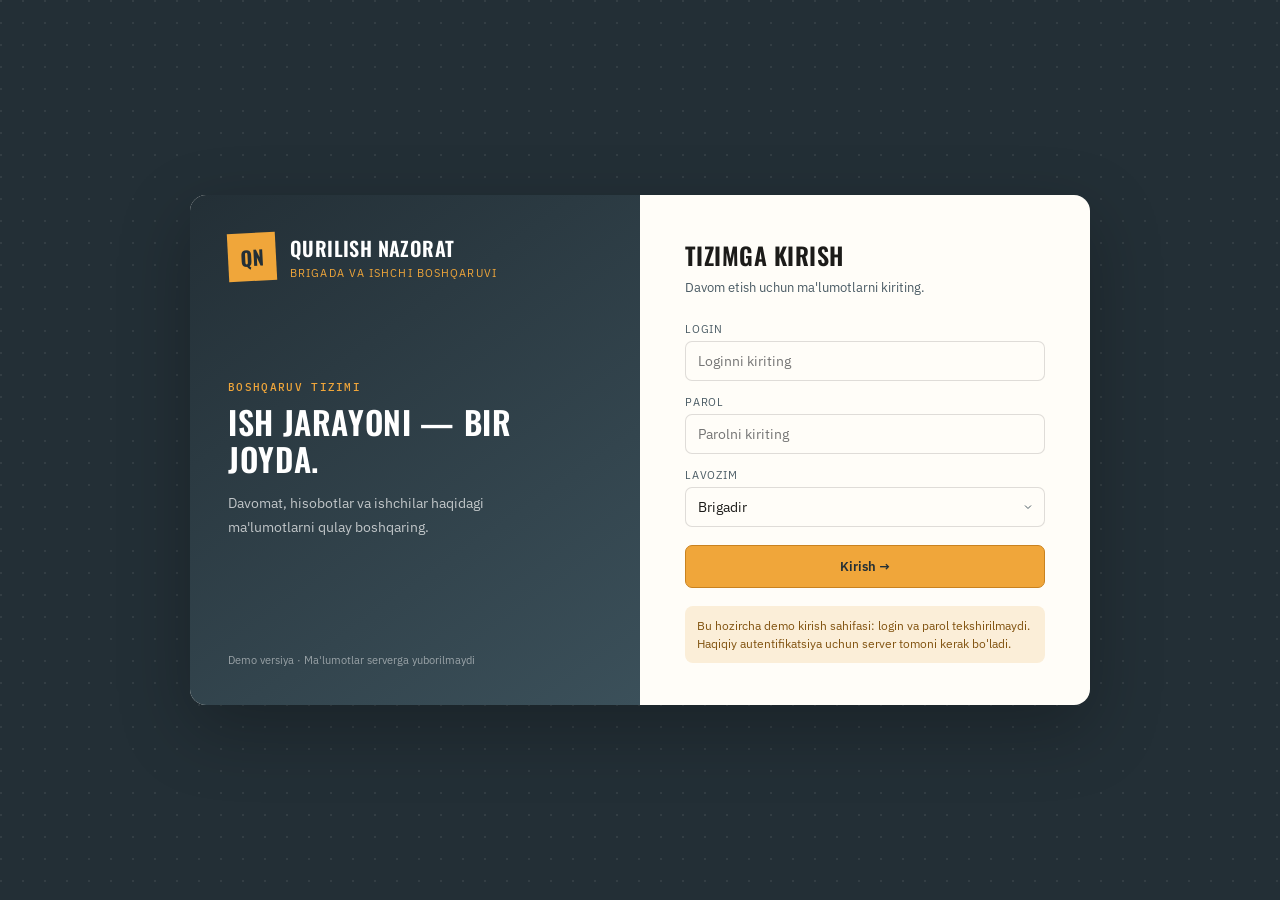
<file: index.html>
<!DOCTYPE html>
<html lang="uz">
<head>
  <meta charset="UTF-8">
  <meta name="viewport" content="width=device-width, initial-scale=1.0">
  <title>Tizimga kirish — Qurilish Nazorat</title>
  <link rel="preconnect" href="https://fonts.googleapis.com">
  <link href="https://fonts.googleapis.com/css2?family=Oswald:wght@500;600;700&family=IBM+Plex+Sans:wght@400;500;600&family=IBM+Plex+Mono:wght@400;500&display=swap" rel="stylesheet">
  <link rel="stylesheet" href="assets/style.css">
  <style>
    body{
      min-height:100vh;display:grid;place-items:center;padding:24px;
      background:var(--steel);
      background-image:radial-gradient(circle at 1px 1px,rgba(255,255,255,.07) 1px,transparent 0);
      background-size:22px 22px;
    }
    .login-layout{
      display:grid;grid-template-columns:1fr 1fr;width:min(900px,100%);min-height:510px;
      overflow:hidden;border-radius:16px;background:var(--card);box-shadow:0 24px 70px rgba(0,0,0,.25);
    }
    .login-intro{
      display:flex;flex-direction:column;justify-content:space-between;padding:38px;
      color:#fff;background:linear-gradient(145deg,var(--steel),#3b505a);
    }
    .login-brand{display:flex;align-items:center;gap:14px}
    .login-mark{
      display:grid;place-items:center;width:48px;height:48px;flex:none;
      color:var(--steel);background:var(--amber);font:700 20px Oswald,sans-serif;
      transform:rotate(-3deg);
    }
    .login-brand h1{font-size:20px}
    .login-brand p{margin:3px 0 0;color:var(--amber);font-size:11px;letter-spacing:.1em;text-transform:uppercase}
    .intro-copy{max-width:330px}
    .intro-copy .eyebrow{color:var(--amber);font:500 11px 'IBM Plex Mono',monospace;letter-spacing:.12em;text-transform:uppercase}
    .intro-copy h2{margin:10px 0;font-size:32px;line-height:1.15}
    .intro-copy p{color:rgba(255,255,255,.7);line-height:1.7}
    .intro-note{font-size:11px;color:rgba(255,255,255,.5)}
    .login-form-wrap{display:flex;align-items:center;padding:42px}
    .login-form{width:100%;max-width:360px;margin:auto}
    .login-form h2{font-size:24px;margin-bottom:6px}
    .login-form .lead{margin:0 0 26px;color:var(--steel-3);font-size:13px}
    .login-form .btn{width:100%;margin-top:4px;padding:12px}
    .demo-note{
      margin-top:18px;padding:11px 12px;border-radius:8px;
      background:#fbeed8;color:#80520f;font-size:11.5px;line-height:1.55;
    }
    @media(max-width:680px){
      body{padding:14px}
      .login-layout{grid-template-columns:1fr;min-height:auto}
      .login-intro{min-height:190px;padding:24px}
      .intro-copy{margin-top:28px}
      .intro-copy h2{font-size:24px}
      .intro-copy p,.intro-note{display:none}
      .login-form-wrap{padding:28px 22px}
    }
  </style>
</head>
<body>
  <main class="login-layout">
    <section class="login-intro" aria-label="Loyiha haqida">
      <div class="login-brand">
        <div class="login-mark">QN</div>
        <div>
          <h1>Qurilish Nazorat</h1>
          <p>Brigada va ishchi boshqaruvi</p>
        </div>
      </div>
      <div class="intro-copy">
        <div class="eyebrow">Boshqaruv tizimi</div>
        <h2>Ish jarayoni — bir joyda.</h2>
        <p>Davomat, hisobotlar va ishchilar haqidagi ma'lumotlarni qulay boshqaring.</p>
      </div>
      <div class="intro-note">Demo versiya · Ma'lumotlar serverga yuborilmaydi</div>
    </section>

    <section class="login-form-wrap">
      <form class="login-form" id="loginForm">
        <h2>Tizimga kirish</h2>
        <p class="lead">Davom etish uchun ma'lumotlarni kiriting.</p>
        <div class="field">
          <label for="username">Login</label>
          <input id="username" name="username" type="text" autocomplete="username" placeholder="Loginni kiriting" required>
        </div>
        <div class="field">
          <label for="password">Parol</label>
          <input id="password" name="password" type="password" autocomplete="current-password" placeholder="Parolni kiriting" required>
        </div>
        <div class="field">
          <label for="role">Lavozim</label>
          <select id="role" name="role" required>
            <option value="ishchi">Ishchi</option>
            <option value="brigadir" selected>Brigadir</option>
            <option value="buxgalter">Buxgalter</option>
            <option value="hr">HR menejer</option>
            <option value="ceo">CEO</option>
            <option value="omborchi">Omborchi</option>
          </select>
        </div>
        <button class="btn amber" type="submit">Kirish →</button>
        <div class="demo-note">
          Bu hozircha demo kirish sahifasi: login va parol tekshirilmaydi. Haqiqiy autentifikatsiya uchun server tomoni kerak bo'ladi.
        </div>
      </form>
    </section>
  </main>
  <script>
    const rolePages = {
      ishchi:'ishchi.html',
      brigadir:'brigadir.html',
      buxgalter:'buxgalter.html',
      hr:'hr.html',
      ceo:'ceo.html',
      omborchi:'omborchi.html'
    };
    document.getElementById('loginForm').addEventListener('submit', event => {
      event.preventDefault();
      const role = document.getElementById('role').value;
      sessionStorage.setItem('qnRole', role);
      window.location.href = rolePages[role];
    });
  </script>
</body>
</html>
</file>
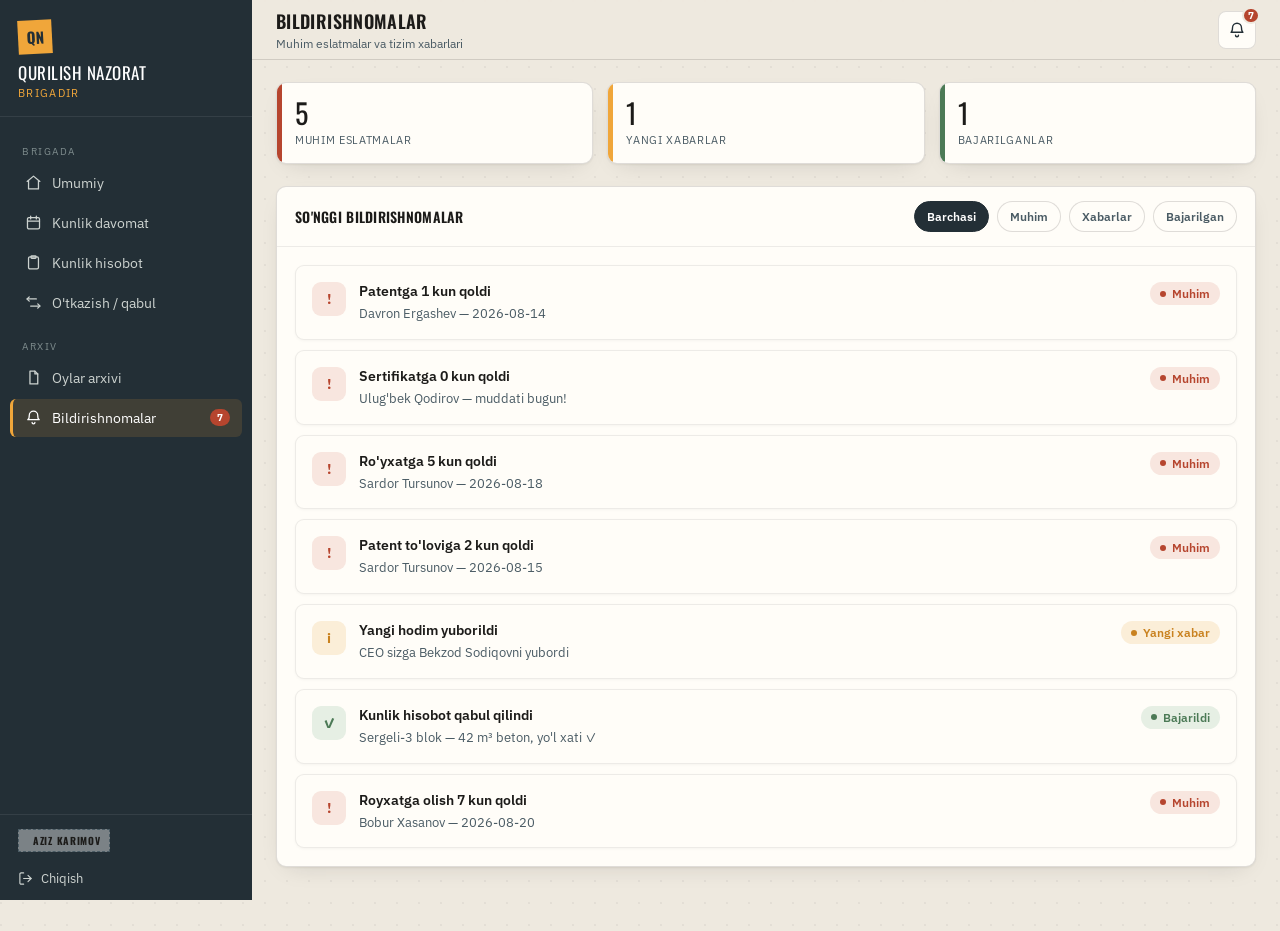
<file: bildirishnomalar.html>
<!DOCTYPE html>
<html lang="uz">
<head>
  <meta charset="UTF-8">
  <meta name="viewport" content="width=device-width, initial-scale=1.0">
  <title>Bildirishnomalar — Qurilish Nazorat</title>
  <link rel="preconnect" href="https://fonts.googleapis.com">
  <link href="https://fonts.googleapis.com/css2?family=Oswald:wght@500;600;700&family=IBM+Plex+Sans:wght@400;500;600&family=IBM+Plex+Mono:wght@400;500&display=swap" rel="stylesheet">
  <link rel="stylesheet" href="assets/style.css">
  <style>
    .notice-summary{display:grid;grid-template-columns:repeat(3,minmax(0,1fr));gap:14px;margin-bottom:22px}
    .notice-summary .stat .lbl{letter-spacing:.06em}
    .notice-toolbar{display:flex;align-items:center;justify-content:space-between;gap:12px;flex-wrap:wrap}
    .notice-filters{display:flex;gap:8px;flex-wrap:wrap}
    .notice-filter{
      border:1px solid var(--line);border-radius:99px;background:var(--card);
      color:var(--steel-3);padding:7px 12px;font:600 12px 'IBM Plex Sans',sans-serif;cursor:pointer;
    }
    .notice-filter.active{border-color:var(--steel);background:var(--steel);color:#fff}
    .notice-list{display:grid;gap:10px}
    .notice-card{
      display:flex;align-items:flex-start;gap:13px;padding:16px;background:var(--card);
      border:1px solid var(--line-soft);border-radius:9px;box-shadow:0 1px 3px rgba(28,27,25,.04);
    }
    .notice-mark{
      display:grid;place-items:center;width:34px;height:34px;flex:none;border-radius:9px;
      background:var(--moss-bg);color:var(--moss);font-weight:700;
    }
    .notice-card.warn .notice-mark{background:var(--rust-bg);color:var(--rust)}
    .notice-card.info .notice-mark{background:#fbeed8;color:var(--amber-dark)}
    .notice-copy{min-width:0;flex:1}
    .notice-copy h3{font:600 14px 'IBM Plex Sans',sans-serif;text-transform:none;letter-spacing:0}
    .notice-copy p{margin:4px 0 0;color:var(--steel-3);font-size:12.5px;line-height:1.5}
    .notice-type{flex:none}
    @media(max-width:768px){.notice-summary{grid-template-columns:repeat(3,minmax(0,1fr));gap:8px}.notice-summary .stat{padding:13px}.notice-summary .stat .num{font-size:20px}}
    @media(max-width:480px){.notice-summary{grid-template-columns:1fr}.notice-card{padding:13px}.notice-type{display:none}}
  </style>
</head>
<body>
  <div class="shell">
    <div id="sidebarSlot"></div>
    <main class="main">
      <div id="topbarSlot"></div>
      <div class="content">
        <section class="notice-summary" aria-label="Bildirishnomalar soni">
          <div class="stat rust"><div class="bar"></div><div class="num" id="warnCount">0</div><div class="lbl">Muhim eslatmalar</div></div>
          <div class="stat"><div class="bar"></div><div class="num" id="infoCount">0</div><div class="lbl">Yangi xabarlar</div></div>
          <div class="stat moss"><div class="bar"></div><div class="num" id="okCount">0</div><div class="lbl">Bajarilganlar</div></div>
        </section>
        <section class="card">
          <div class="card-head notice-toolbar">
            <h3>So'nggi bildirishnomalar</h3>
            <div class="notice-filters" role="group" aria-label="Bildirishnomalarni turiga qarab filtrlash">
              <button class="notice-filter active" type="button" data-filter="all" aria-pressed="true">Barchasi</button>
              <button class="notice-filter" type="button" data-filter="warn" aria-pressed="false">Muhim</button>
              <button class="notice-filter" type="button" data-filter="info" aria-pressed="false">Xabarlar</button>
              <button class="notice-filter" type="button" data-filter="ok" aria-pressed="false">Bajarilgan</button>
            </div>
          </div>
          <div class="card-body">
            <div class="notice-list" id="noticeList" aria-live="polite"></div>
          </div>
        </section>
      </div>
    </main>
  </div>
  <script src="assets/data.js"></script>
  <script src="assets/app.js"></script>
  <script>
    const noticeTypes = {
      warn:{label:'Muhim', icon:'!'},
      info:{label:'Yangi xabar', icon:'i'},
      ok:{label:'Bajarildi', icon:'✓'}
    };
    const counts = NOTIFICATIONS.reduce((result, notice) => {
      result[notice.type] = (result[notice.type] || 0) + 1;
      return result;
    }, {});
    document.getElementById('warnCount').textContent = counts.warn || 0;
    document.getElementById('infoCount').textContent = counts.info || 0;
    document.getElementById('okCount').textContent = counts.ok || 0;

    const list = document.getElementById('noticeList');
    function renderNotifications(filter='all'){
      const visible = NOTIFICATIONS.filter(notice => filter === 'all' || notice.type === filter);
      list.innerHTML = visible.map(notice => {
        const type = noticeTypes[notice.type] || noticeTypes.info;
        return `<article class="notice-card ${notice.type}">
          <div class="notice-mark" aria-hidden="true">${type.icon}</div>
          <div class="notice-copy">
            <h3>${notice.title}</h3>
            <p>${notice.text}</p>
          </div>
          <span class="chip notice-type ${notice.type === 'warn' ? 'danger' : notice.type === 'info' ? 'warn' : ''}"><span class="dot"></span>${type.label}</span>
        </article>`;
      }).join('') || '<div class="empty">Bu turdagi bildirishnomalar yo‘q.</div>';
    }

    document.querySelectorAll('.notice-filter').forEach(button => {
      button.addEventListener('click', () => {
        document.querySelectorAll('.notice-filter').forEach(filterButton => {
          const active = filterButton === button;
          filterButton.classList.toggle('active', active);
          filterButton.setAttribute('aria-pressed', String(active));
        });
        renderNotifications(button.dataset.filter);
      });
    });
    renderNotifications();

    const supportedRoles = ['ishchi','brigadir','buxgalter','hr','ceo','omborchi'];
    const savedRole = sessionStorage.getItem('qnRole');
    mountShell(supportedRoles.includes(savedRole) ? savedRole : 'brigadir',
      'notifications','Bildirishnomalar','Muhim eslatmalar va tizim xabarlari');
  </script>
</body>
</html>
</file>
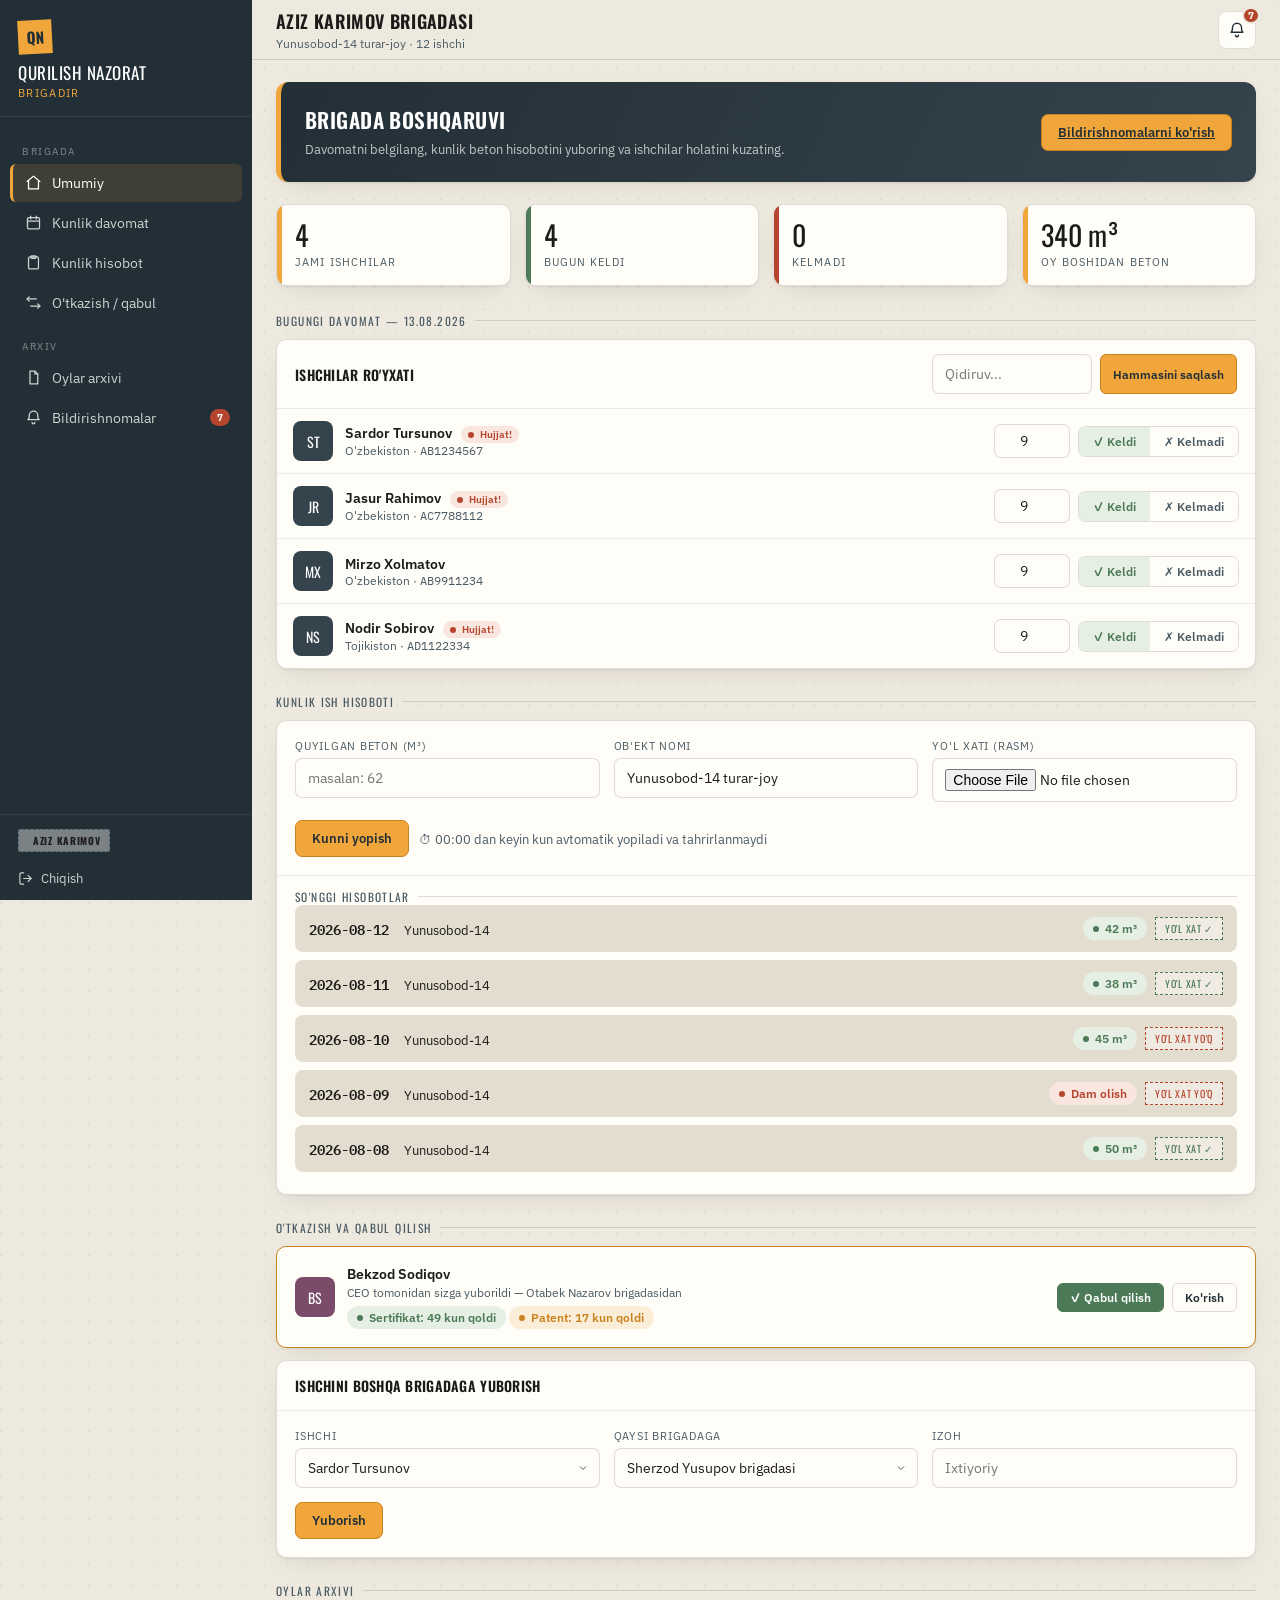
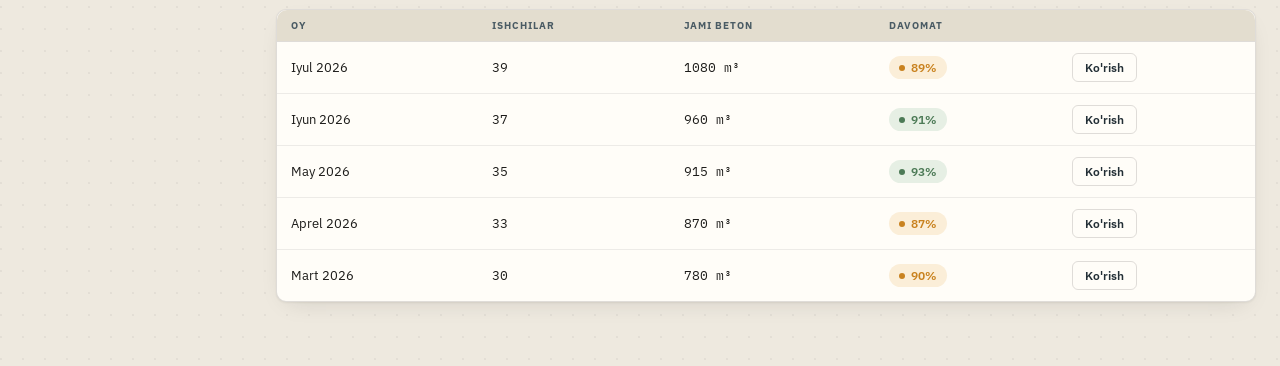
<file: brigadir.html>
<!DOCTYPE html>
<html lang="uz">
<head>
<meta charset="UTF-8">
<meta name="viewport" content="width=device-width, initial-scale=1.0">
<title>Brigadir — Qurilish Nazorat</title>
<link rel="preconnect" href="https://fonts.googleapis.com">
<link href="https://fonts.googleapis.com/css2?family=Oswald:wght@500;600;700&family=IBM+Plex+Sans:wght@400;500;600&family=IBM+Plex+Mono:wght@400;500&display=swap" rel="stylesheet">
<link rel="stylesheet" href="assets/style.css">
<style>
.att-card{
  display:flex;align-items:center;gap:12px;padding:12px 16px;
  border-bottom:1px solid var(--line-soft);
}
.att-card:last-child{border-bottom:none}
.att-card .right{margin-left:auto;display:flex;align-items:center;gap:8px;flex-wrap:wrap;justify-content:flex-end;}
.report-card{background:var(--paper-2);border-radius:8px;padding:12px 14px;margin-bottom:8px;display:flex;justify-content:space-between;align-items:center;gap:10px;flex-wrap:wrap;}
.brigade-welcome{
  display:flex;align-items:center;justify-content:space-between;gap:18px;flex-wrap:wrap;
  padding:22px 24px;margin-bottom:22px;border-radius:12px;color:#fff;
  background:linear-gradient(115deg,var(--steel),var(--steel-2));
  box-shadow:var(--shadow);border-left:5px solid var(--amber);
}
.brigade-welcome h2{font-size:21px;margin-bottom:5px}
.brigade-welcome p{margin:0;color:rgba(255,255,255,.72);font-size:13px;line-height:1.55}
.brigade-welcome .btn{flex:none}
@media(max-width:600px){.brigade-welcome{padding:18px}.brigade-welcome h2{font-size:18px}}
</style>
</head>
<body>
<div class="shell">
  <div id="sidebarSlot"></div>
  <div class="main">
    <div id="topbarSlot"></div>
    <div class="content">

      <section class="brigade-welcome" aria-label="Brigada haqida">
        <div>
          <h2>Brigada boshqaruvi</h2>
          <p>Davomatni belgilang, kunlik beton hisobotini yuboring va ishchilar holatini kuzating.</p>
        </div>
        <a class="btn amber" href="bildirishnomalar.html">Bildirishnomalarni ko'rish</a>
      </section>

      <!-- STAT ROW -->
      <div class="grid g-4 stat-row mb-26">
        <div class="stat"><div class="bar"></div><div class="num" id="stTotal">—</div><div class="lbl">Jami ishchilar</div></div>
        <div class="stat moss"><div class="bar"></div><div class="num" id="stKeldi">—</div><div class="lbl">Bugun keldi</div></div>
        <div class="stat rust"><div class="bar"></div><div class="num" id="stKelmadi">—</div><div class="lbl">Kelmadi</div></div>
        <div class="stat"><div class="bar"></div><div class="num">340 m³</div><div class="lbl">Oy boshidan beton</div></div>
      </div>

      <!-- DAVOMAT -->
      <div id="davomat" style="scroll-margin-top:70px;margin-bottom:24px">
        <div class="section-lbl">Bugungi davomat — 13.08.2026</div>
        <div class="card">
          <div class="card-head" style="flex-wrap:wrap;gap:10px">
            <h3>Ishchilar ro'yxati</h3>
            <div style="display:flex;gap:8px;flex-wrap:wrap">
              <input type="text" id="davSearch" placeholder="Qidiruv..." style="width:160px">
              <button class="btn amber sm" onclick="saveAll()">Hammasini saqlash</button>
            </div>
          </div>
          <div id="attList"></div>
        </div>
      </div>

      <!-- KUNLIK HISOBOT -->
      <div id="hisobot" style="scroll-margin-top:70px;margin-bottom:24px">
        <div class="section-lbl">Kunlik ish hisoboti</div>
        <div class="card">
          <div class="card-body">
            <div class="grid g-3">
              <div class="field">
                <label>Quyilgan beton (m³)</label>
                <input type="number" id="m3Input" placeholder="masalan: 62" min="0" step="0.5">
              </div>
              <div class="field">
                <label>Ob'ekt nomi</label>
                <input type="text" id="obektInput" value="Yunusobod-14 turar-joy" readonly>
              </div>
              <div class="field">
                <label>Yo'l xati (rasm)</label>
                <input type="file" id="waybillInput" accept="image/*">
              </div>
            </div>
            <div style="display:flex;gap:10px;align-items:center;flex-wrap:wrap;margin-top:4px">
              <button class="btn amber" id="closeDayBtn" onclick="closeDay()">Kunni yopish</button>
              <span id="dayStatus" style="font-size:12.5px;color:var(--steel-3)">
                ⏱ 00:00 dan keyin kun avtomatik yopiladi va tahrirlanmaydi
              </span>
            </div>
          </div>
          <div style="border-top:1px solid var(--line-soft)">
            <div class="section-lbl" style="padding:12px 18px 0;margin-bottom:0">So'nggi hisobotlar</div>
            <div style="padding:0 18px 14px" id="reportList"></div>
          </div>
        </div>
      </div>

      <!-- O'TKAZISH / QABUL -->
      <div id="otkazish" style="scroll-margin-top:70px;margin-bottom:24px">
        <div class="section-lbl">O'tkazish va qabul qilish</div>
        <div id="transferCards"></div>
        <div class="card" style="margin-top:12px">
          <div class="card-head"><h3>Ishchini boshqa brigadaga yuborish</h3></div>
          <div class="card-body">
            <div class="grid g-3">
              <div class="field">
                <label>Ishchi</label>
                <select id="trWorker"></select>
              </div>
              <div class="field">
                <label>Qaysi brigadaga</label>
                <select id="trTarget"></select>
              </div>
              <div class="field">
                <label>Izoh</label>
                <input type="text" id="trNote" placeholder="Ixtiyoriy">
              </div>
            </div>
            <button class="btn amber" onclick="sendTransfer()">Yuborish</button>
          </div>
        </div>
      </div>

      <!-- ARXIV -->
      <div id="arxiv" style="scroll-margin-top:70px">
        <div class="section-lbl">Oylar arxivi</div>
        <div class="card">
          <div class="tbl-wrap" style="border:none">
            <table>
              <thead>
                <tr>
                  <th>Oy</th>
                  <th>Ishchilar</th>
                  <th>Jami beton</th>
                  <th>Davomat</th>
                  <th></th>
                </tr>
              </thead>
              <tbody id="archiveBody"></tbody>
            </table>
          </div>
        </div>
      </div>

    </div>
  </div>
</div>

<script src="assets/data.js"></script>
<script src="assets/app.js"></script>
<script>
mountShell('brigadir','umumiy','Aziz Karimov brigadasi',"Yunusobod-14 turar-joy · 12 ishchi");

const brigadeWorkers = WORKERS.filter(w => w.brigade === 'br1');
const attState = {};
brigadeWorkers.forEach(w => { attState[w.id] = { present: true, hours: 9 }; });

/* ---- DAVOMAT ---- */
function renderAtt(){
  const q = (document.getElementById('davSearch').value||'').toLowerCase();
  const rows = brigadeWorkers.filter(w => (w.ism+' '+w.fam).toLowerCase().includes(q));
  document.getElementById('stTotal').textContent = brigadeWorkers.length;
  document.getElementById('stKeldi').textContent = Object.values(attState).filter(s=>s.present).length;
  document.getElementById('stKelmadi').textContent = Object.values(attState).filter(s=>!s.present).length;

  document.getElementById('attList').innerHTML = rows.map(w => {
    const s = attState[w.id];
    const docWarn = daysLeft(w.sertifikat.muddat) <= 10 || daysLeft(w.patent.muddat) <= 10;
    return `<div class="att-card">
      <div class="avatar" style="background-color:${avatarColor(w.id)}">${initials(w.ism,w.fam)}</div>
      <div style="min-width:0">
        <div style="font-weight:600;font-size:13.5px">${w.ism} ${w.fam}
          ${docWarn ? '<span class="chip danger" style="font-size:10px;padding:2px 7px;margin-left:6px"><span class="dot"></span>Hujjat!</span>' : ''}
        </div>
        <div style="font-size:11.5px;color:var(--steel-3)">${w.country} · <span class="mono">${w.passport}</span></div>
      </div>
      <div class="right">
        <input type="number" class="hrs-input" step="0.5" min="0" max="24"
          value="${s.hours}" ${!s.present?'disabled':''}
          onchange="attState['${w.id}'].hours=parseFloat(this.value)||0"
          title="Ish soati">
        <div class="toggle-pa">
          <button class="on-yes ${s.present?'active':''}" onclick="setPresent('${w.id}',true)">✓ Keldi</button>
          <button class="on-no ${!s.present?'active':''}" onclick="setPresent('${w.id}',false)">✗ Kelmadi</button>
        </div>
      </div>
    </div>`;
  }).join('') || '<div class="empty">Ishchi topilmadi</div>';
}
function setPresent(id, val){
  attState[id].present = val;
  renderAtt();
}
function saveAll(){
  toast("Barcha yozuvlar saqlandi ✓");
}
document.getElementById('davSearch').addEventListener('input', renderAtt);
renderAtt();

/* ---- HISOBOT ---- */
document.getElementById('reportList').innerHTML = DAILY_REPORTS.map(r => `
  <div class="report-card">
    <div>
      <span class="mono" style="font-weight:600">${r.sana}</span>
      <span style="margin-left:12px;font-size:13px">${r.obekt}</span>
    </div>
    <div style="display:flex;gap:8px;align-items:center">
      <span class="chip ${r.m3>0?'':'danger'}"><span class="dot"></span>${r.m3>0?r.m3+' m³':'Dam olish'}</span>
      ${r.yolXat ? '<span class="id-tag moss" style="font-size:10px">Yo\'l xat ✓</span>' : '<span class="id-tag rust" style="font-size:10px">Yo\'l xat yo\'q</span>'}
    </div>
  </div>`).join('');

let dayClosed = false;
function closeDay(){
  if(dayClosed) return;
  const m3 = document.getElementById('m3Input').value;
  if(!m3){ toast("Beton kubini kiriting!","warn"); return; }
  dayClosed = true;
  document.getElementById('m3Input').disabled = true;
  document.getElementById('waybillInput').disabled = true;
  document.getElementById('closeDayBtn').disabled = true;
  document.getElementById('dayStatus').innerHTML =
    '<span class="chip moss"><span class="dot"></span>Kun yopildi — tarixga saqlandi, tahrirlash mumkin emas</span>';
  toast(`${m3} m³ beton yozildi. Kun yopildi ✓`);
}

/* ---- O'TKAZISH ---- */
document.getElementById('transferCards').innerHTML = `
  <div class="card" style="border-color:var(--amber-dark);margin-bottom:8px">
    <div class="card-body" style="display:flex;justify-content:space-between;align-items:center;gap:12px;flex-wrap:wrap">
      <div style="display:flex;gap:12px;align-items:center">
        <div class="avatar" style="background:#7a4c6a">BS</div>
        <div>
          <div style="font-weight:600">Bekzod Sodiqov</div>
          <div style="font-size:12px;color:var(--steel-3);margin-top:2px">CEO tomonidan sizga yuborildi — Otabek Nazarov brigadasidan</div>
          <div style="margin-top:6px">${chipForDays('2026-10-01','Sertifikat')} ${chipForDays('2026-08-30','Patent')}</div>
        </div>
      </div>
      <div style="display:flex;gap:8px;flex-wrap:wrap">
        <button class="btn moss sm" onclick="acceptWorker(this)">✓ Qabul qilish</button>
        <button class="btn ghost sm" onclick="showProfile(this)">Ko'rish</button>
      </div>
    </div>
  </div>`;

document.getElementById('trWorker').innerHTML = brigadeWorkers.map(w =>
  `<option value="${w.id}">${w.ism} ${w.fam}</option>`).join('');
document.getElementById('trTarget').innerHTML = BRIGADES.filter(b=>b.id!=='br1').map(b =>
  `<option value="${b.id}">${b.name} brigadasi</option>`).join('');

function acceptWorker(btn){
  btn.closest('.card').style.borderColor = 'var(--moss)';
  btn.closest('.card').querySelector('[style*="flex;gap:12px"]').insertAdjacentHTML('beforeend',
    '<span class="chip" style="margin-top:8px"><span class="dot"></span>Qabul qilindi — brigadaga qo\'shildi</span>');
  btn.closest('[style*="gap:8px"]').remove();
  toast("Bekzod Sodiqov brigadaga qabul qilindi ✓");
}
function showProfile(btn){ toast("Profil sahifasiga o'tish...","warn"); }
function sendTransfer(){
  const wName = document.getElementById('trWorker').selectedOptions[0].text;
  const tName = document.getElementById('trTarget').selectedOptions[0].text;
  toast(`${wName} → ${tName} bildirishnoma yuborildi ✓`);
}

/* ---- ARXIV ---- */
document.getElementById('archiveBody').innerHTML = ARCHIVE_MONTHS.map(m => `
  <tr>
    <td>${m.oy}</td>
    <td class="mono">${m.ishchilar}</td>
    <td class="mono">${m.beton} m³</td>
    <td><span class="chip ${parseInt(m.davomat)>90?'':'warn'}"><span class="dot"></span>${m.davomat}</span></td>
    <td><button class="btn ghost sm">Ko'rish</button></td>
  </tr>`).join('');
</script>
</body>
</html>
</file>
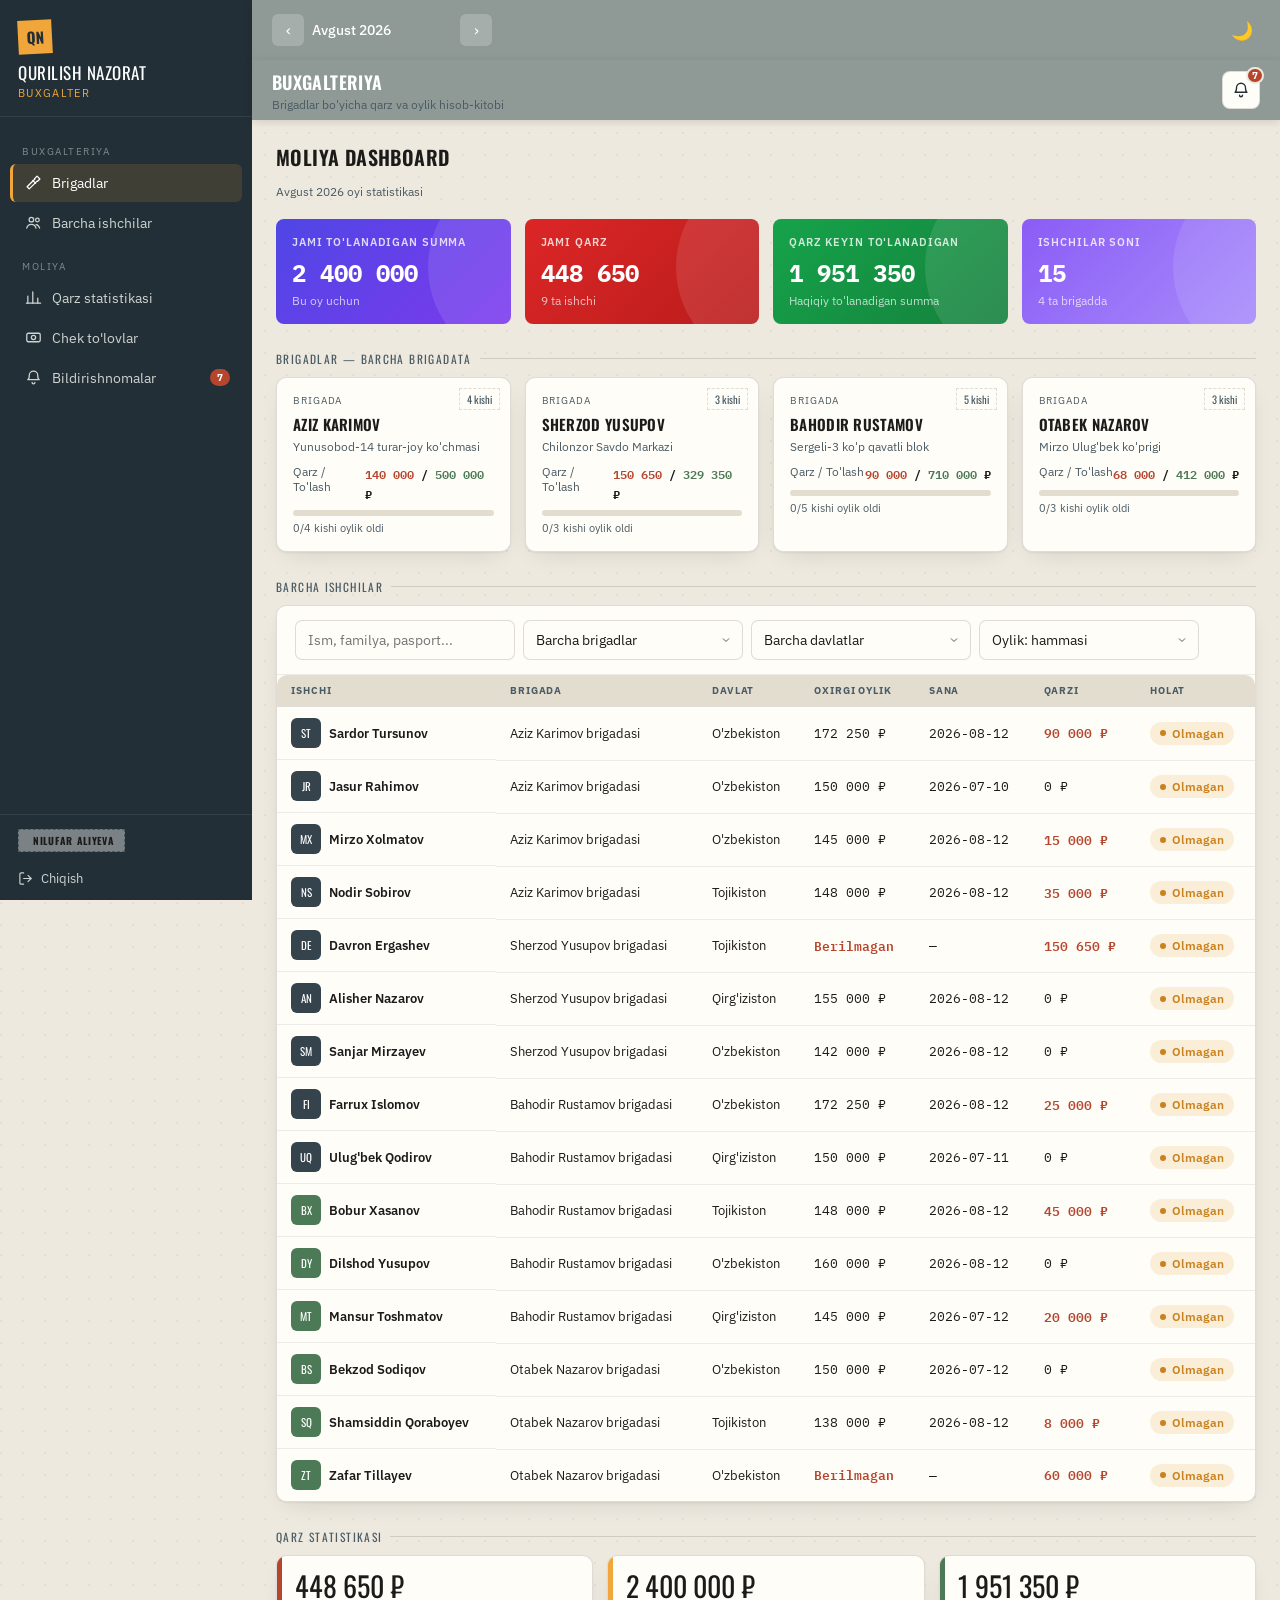
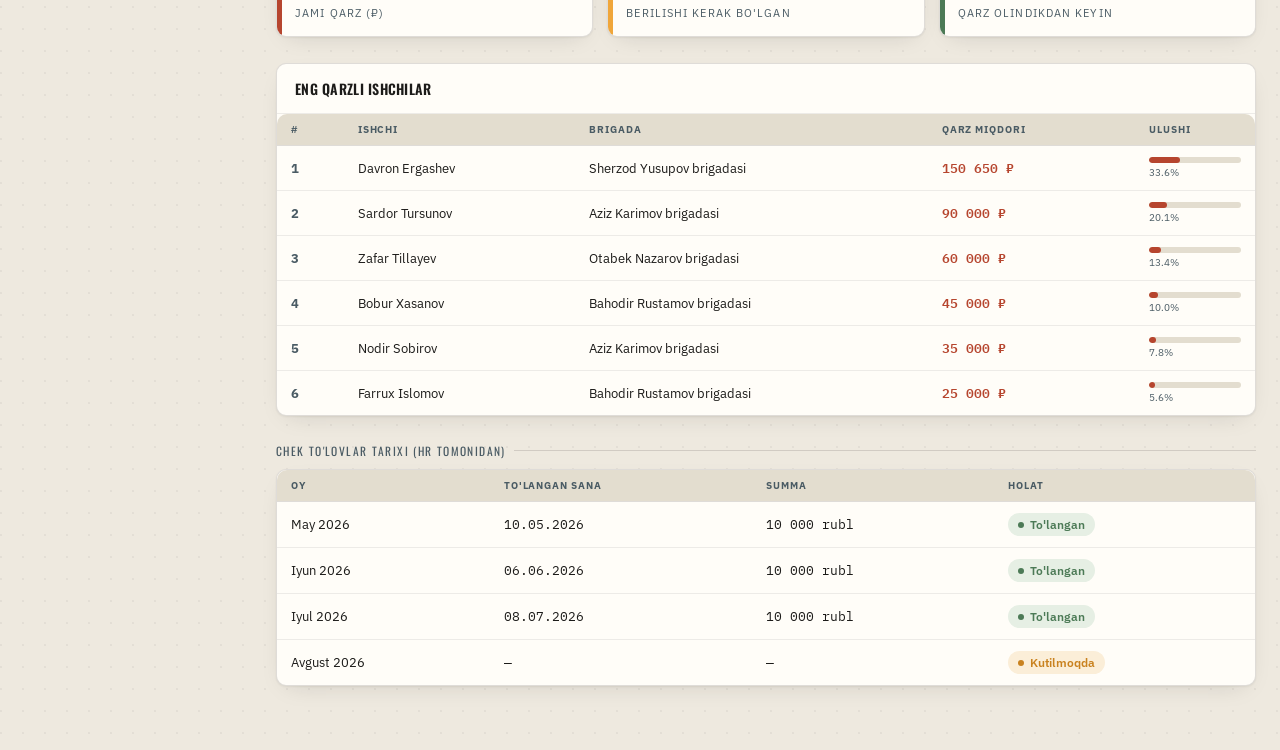
<file: buxgalter.html>
<!DOCTYPE html>
<html lang="uz">
<head>
<meta charset="UTF-8">
<meta name="viewport" content="width=device-width, initial-scale=1.0">
<title>Buxgalteriya — Qurilish Nazorat</title>
<link rel="preconnect" href="https://fonts.googleapis.com">
<link href="https://fonts.googleapis.com/css2?family=Oswald:wght@500;600;700&family=IBM+Plex+Sans:wght@400;500;600&family=IBM+Plex+Mono:wght@400;500&display=swap" rel="stylesheet">
<link rel="stylesheet" href="assets/style.css">
<style>
/* ===== TOP BAR ===== */
.topbar {
  background: linear-gradient(135deg, #8F9A97 0%, #8F9A97 100%);
  border-bottom: none;
  padding: 14px 20px;
  display: flex;
  align-items: center;
  justify-content: space-between;
  gap: 20px;
  position: sticky;
  top: 0;
  z-index: 100;
  box-shadow: 0 2px 8px rgba(0,0,0,0.12);
  color: white;
}
.topbar-left { display: flex; align-items: center; gap: 16px; }
.topbar-right { display: flex; align-items: center; gap: 12px; }

.month-selector {
  display: flex;
  align-items: center;
  gap: 8px;
  font-weight: 500;
  font-size: 14px;
  color: white;
}
.month-selector button {
  background: rgba(255,255,255,0.2);
  border: none;
  width: 32px;
  height: 32px;
  border-radius: 6px;
  cursor: pointer;
  font-size: 16px;
  display: flex;
  align-items: center;
  justify-content: center;
  transition: all .2s;
  color: white;
}
.month-selector button:hover { background: rgba(255,255,255,0.3); }

.icon-btn {
  background: transparent;
  border: none;
  width: 36px;
  height: 36px;
  border-radius: 6px;
  cursor: pointer;
  display: flex;
  align-items: center;
  justify-content: center;
  font-size: 18px;
  transition: all .2s;
  position: relative;
  color: white;
}
.icon-btn:hover { background: rgba(255,255,255,0.1); }

.profile-section {
  display: flex;
  align-items: center;
  gap: 10px;
  padding: 4px 12px;
  border-radius: 6px;
  background: rgba(255,255,255,0.15);
  color: white;
}
.profile-section .avatar { width: 32px; height: 32px; }
.profile-info { font-size: 12px; }
.profile-info .name { font-weight: 600; color: white; }
.profile-info .role { color: rgba(255,255,255,0.8); font-size: 11px; }

/* ===== DASHBOARD STATS ===== */
.dashboard-header {
  margin-bottom: 20px;
}
.dashboard-header h2 {
  font-size: 20px;
  margin-bottom: 4px;
  color: var(--fg);
}
.dashboard-header p {
  font-size: 12px;
  color: var(--steel-3);
}

.stat-cards {
  display: grid;
  grid-template-columns: repeat(auto-fit, minmax(200px, 1fr));
  gap: 14px;
  margin-bottom: 26px;
}
.stat-card {
  background: var(--bg-alt);
  border: 1px solid var(--line-soft);
  border-radius: 8px;
  padding: 16px;
  position: relative;
  overflow: hidden;
}
.stat-card.primary { background: linear-gradient(135deg, #4f46e5 0%, #7c3aed 100%); color: white; border: none; }
.stat-card.rust { background: linear-gradient(135deg, #dc2626 0%, #b91c1c 100%); color: white; border: none; }
.stat-card.moss { background: linear-gradient(135deg, #16a34a 0%, #15803d 100%); color: white; border: none; }

.stat-card::before {
  content: '';
  position: absolute;
  top: -50%;
  right: -50%;
  width: 200px;
  height: 200px;
  background: rgba(255,255,255,0.1);
  border-radius: 50%;
}
.stat-card-label { font-size: 11px; text-transform: uppercase; letter-spacing: .08em; opacity: .8; margin-bottom: 8px; font-weight: 600; }
.stat-card-value { font-size: 24px; font-weight: 700; margin-bottom: 4px; font-family: 'IBM Plex Mono'; }
.stat-card-sub { font-size: 12px; opacity: .7; }

/* ===== BRIGADLAR GRID ===== */
.brig-grid { display: grid; grid-template-columns: repeat(4, 1fr); gap: 14px; }
@media(max-width:1040px) { .brig-grid { grid-template-columns: repeat(2, 1fr); } }
@media(max-width:500px) { .brig-grid { grid-template-columns: 1fr 1fr; gap: 8px; } }

.filter-bar { display: flex; gap: 8px; flex-wrap: wrap; padding: 14px 18px; border-bottom: 1px solid var(--line-soft); }
.filter-bar input, .filter-bar select { width: auto; flex: 1; min-width: 120px; max-width: 220px; }

.pay-btn {
  border: none;
  background: var(--moss);
  color: #fff;
  border-radius: 6px;
  padding: 6px 14px;
  font-size: 12px;
  font-weight: 600;
  cursor: pointer;
  transition: all .2s;
}
.pay-btn:hover { background: #15803d; }
.pay-btn:disabled { opacity: .4; cursor: default; }

/* ===== BRIGADLAR DETAIL SAHIFA ===== */
#brigadaDetailView {
  animation: slideIn .3s ease;
}
@keyframes slideIn {
  from { opacity: 0; transform: translateY(20px); }
  to { opacity: 1; transform: translateY(0); }
}

@media(max-width: 768px) {
  .side-panel { width: 100%; right: -100%; }
  .stat-cards { grid-template-columns: 1fr; }
  .brig-grid { grid-template-columns: repeat(2, 1fr); }
  .topbar { flex-wrap: wrap; }
  .topbar-left, .topbar-right { width: 100%; }
}
</style>
</head>
<body>
<div class="shell">
  <div id="sidebarSlot"></div>
  <div class="main">
    <!-- TOP BAR -->
    <div class="topbar">
      <div class="topbar-left">
        <div class="month-selector">
          <button onclick="prevMonth()">‹</button>
          <span id="currentMonth" style="min-width: 140px;">Avgust 2026</span>
          <button onclick="nextMonth()">›</button>
        </div>
      </div>
      <div class="topbar-right">
        <button class="icon-btn" onclick="toggleDarkMode()" title="Tungi mode">🌙</button>
      </div>
    </div>
    
    <div id="topbarSlot"></div>
    <div class="content">

      <!-- BRIGADLAR GRID VIEW -->
      <div id="brigadlarView" style="display:block">
        <div id="dashboard" style="margin-bottom: 26px;">
          <div class="dashboard-header">
            <h2>Moliya dashboard</h2>
            <p id="dashPeriod">Iyul 2026 oyi statistikasi</p>
          </div>
          
          <div class="stat-cards">
            <div class="stat-card primary">
              <div class="stat-card-label">Jami to'lanadigan summa</div>
              <div class="stat-card-value" id="statToPay">56.2M</div>
              <div class="stat-card-sub">Bu oy uchun</div>
            </div>
            <div class="stat-card rust">
              <div class="stat-card-label">Jami qarz</div>
              <div class="stat-card-value" id="statDebtTotal">250K</div>
              <div class="stat-card-sub" id="statDebtCount">22 ta ishchi</div>
            </div>
            <div class="stat-card moss">
              <div class="stat-card-label">Qarz keyin to'lanadigan</div>
              <div class="stat-card-value" id="statNetPay">56.0M</div>
              <div class="stat-card-sub">Haqiqiy to'lanadigan summa</div>
            </div>
            <div class="stat-card" style="background: linear-gradient(135deg, #8b5cf6 0%, #a78bfa 100%); color: white; border: none;">
              <div class="stat-card-label">Ishchilar soni</div>
              <div class="stat-card-value" id="statWorkerCount">125</div>
              <div class="stat-card-sub" id="statBrigCount">8 ta brigadda</div>
            </div>
          </div>
        </div>

        <div id="brigadlar">
          <div class="section-lbl">Brigadlar — Barcha brigadata</div>
          <div class="brig-grid mb-26" id="brigGrid"></div>
        </div>

        <!-- BARCHA ISHCHILAR -->
        <div id="ishchilar" style="scroll-margin-top:70px;margin-bottom:26px">
          <div class="section-lbl">Barcha ishchilar</div>
          <div class="card">
            <div class="filter-bar">
              <input type="text" id="allSearch" placeholder="Ism, familya, pasport...">
              <select id="allBrig"><option value="">Barcha brigadlar</option></select>
              <select id="allCountry"><option value="">Barcha davlatlar</option></select>
              <select id="allPaid">
                <option value="">Oylik: hammasi</option>
                <option value="olgan">Oylik olgan</option>
                <option value="olmagan">Oylik olmagan</option>
              </select>
            </div>
            <div class="tbl-wrap" style="border:none">
              <table>
                <thead>
                  <tr>
                    <th>Ishchi</th>
                    <th class="hide-mobile">Brigada</th>
                    <th class="hide-mobile">Davlat</th>
                    <th>Oxirgi oylik</th>
                    <th>Sana</th>
                    <th>Qarzi</th>
                    <th>Holat</th>
                  </tr>
                </thead>
                <tbody id="allBody"></tbody>
              </table>
            </div>
          </div>
        </div>

        <!-- QARZ STATISTIKA -->
        <div id="qarz" style="scroll-margin-top:70px;margin-bottom:26px">
          <div class="section-lbl">Qarz statistikasi</div>
          <div class="grid g-3 stat-row mb-26">
            <div class="stat rust"><div class="bar"></div><div class="num" id="statTotalDebt">—</div><div class="lbl">Jami qarz (₽)</div></div>
            <div class="stat"><div class="bar"></div><div class="num" id="statGross">—</div><div class="lbl">Berilishi kerak bo'lgan</div></div>
            <div class="stat moss"><div class="bar"></div><div class="num" id="statNet">—</div><div class="lbl">Qarz olindikdan keyin</div></div>
          </div>
          <div class="card">
            <div class="card-head"><h3>Eng qarzli ishchilar</h3></div>
            <div class="tbl-wrap" style="border:none">
              <table>
                <thead><tr><th>#</th><th>Ishchi</th><th>Brigada</th><th>Qarz miqdori</th><th>Ulushi</th></tr></thead>
                <tbody id="debtRank"></tbody>
              </table>
            </div>
          </div>
        </div>

        <!-- CHEK TO'LOVLAR -->
        <div id="oylik" style="scroll-margin-top:70px">
          <div class="section-lbl">Chek to'lovlar tarixi (HR tomonidan)</div>
          <div class="card">
            <div class="tbl-wrap" style="border:none">
              <table>
                <thead><tr><th>Oy</th><th>To'langan sana</th><th>Summa</th><th>Holat</th></tr></thead>
                <tbody id="chekBody"></tbody>
              </table>
            </div>
          </div>
        </div>
      </div>

      <!-- BRIGADA DETAIL VIEW -->
      <div id="brigadaDetailView" style="display:none;scroll-margin-top:0">
        <div style="padding: 20px 0; margin-bottom: 20px;">
          <button onclick="closeBrigadaDetail()" style="background: transparent; border: none; font-size: 16px; cursor: pointer; color: var(--steel-3);">← Orqaga</button>
        </div>
        <div class="card" style="margin-bottom: 26px;">
          <div class="card-head" style="flex-wrap:wrap;gap:10px">
            <div>
              <h2 id="detailTitle" style="margin:0">—</h2>
              <div style="font-size:12px;color:var(--steel-3);margin-top:3px" id="detailSub">—</div>
            </div>
          </div>
          <div style="display:flex;gap:20px;padding:12px 18px;border-bottom:1px solid var(--line-soft);flex-wrap:wrap">
            <div><div class="lbl" style="font-size:10px">Jami qarz</div><div class="mono fw6 txt-rust" id="sumDebt">—</div></div>
            <div><div class="lbl" style="font-size:10px">Berilishi kerak (qarzsiz)</div><div class="mono fw6" id="sumGross">—</div></div>
            <div><div class="lbl" style="font-size:10px">Qarz olindikdan keyin</div><div class="mono fw6 txt-moss" id="sumNet">—</div></div>
          </div>
          <div class="tbl-wrap" style="border:none">
            <table>
              <thead>
                <tr>
                  <th>Ishchi</th>
                  <th>Ish soati</th>
                  <th class="hide-mobile">Davlat</th>
                  <th>Qarzi</th>
                  <th>Uzish</th>
                  <th>Qoladigan qarz</th>
                  <th>Oylik</th>
                </tr>
              </thead>
              <tbody id="detailBody"></tbody>
            </table>
          </div>
        </div>
      </div>

    </div>
  </div>
</div>

<script src="assets/data.js"></script>
<script src="assets/app.js"></script>
<script>
mountShell('buxgalter','brigadlar','Buxgalteriya',"Brigadlar bo'yicha qarz va oylik hisob-kitobi");

// Month state
let currentMonth = new Date(2026, 7); // August 2026
function updateMonthDisplay(){
  const months = ['Yanvar','Fevral','Mart','Aprel','May','Iyun','Iyul','Avgust','Sentyabr','Oktyabr','Noyabr','Dekabr'];
  const month = months[currentMonth.getMonth()];
  const year = currentMonth.getFullYear();
  document.getElementById('currentMonth').textContent = month + ' ' + year;
  document.getElementById('dashPeriod').textContent = month + ' ' + year + ' oyi statistikasi';
}
function prevMonth(){ currentMonth.setMonth(currentMonth.getMonth() - 1); updateMonthDisplay(); renderDashboard(); }
function nextMonth(){ currentMonth.setMonth(currentMonth.getMonth() + 1); updateMonthDisplay(); renderDashboard(); }
updateMonthDisplay();

// Dark mode with localStorage
function toggleDarkMode(){
  const isDark = document.documentElement.getAttribute('data-theme') === 'dark';
  const newTheme = isDark ? 'light' : 'dark';
  document.documentElement.setAttribute('data-theme', newTheme);
  localStorage.setItem('theme', newTheme);
}
// Load theme from localStorage
const savedTheme = localStorage.getItem('theme') || 'light';
document.documentElement.setAttribute('data-theme', savedTheme);

// Brigadla detail sahifasiga o'tish
function openBrigadaDetail(brigId){
  activeBrig = brigId;
  document.getElementById('brigadlarView').style.display = 'none';
  document.getElementById('brigadaDetailView').style.display = 'block';
  window.scrollTo(0, 0);
  
  const b = BRIGADES.find(x=>x.id===brigId);
  document.getElementById('detailTitle').textContent = b.name + ' brigadasi';
  document.getElementById('detailSub').textContent = b.obj;
  renderDetail();
}

// Brigadlar sahifasiga qaytish
function closeBrigadaDetail(){
  document.getElementById('brigadlarView').style.display = 'block';
  document.getElementById('brigadaDetailView').style.display = 'none';
  activeBrig = null;
  window.scrollTo(0, 0);
}

// mutable worker state for demo - with hourly rate and hours
let ws = WORKERS.map(w => ({
  ...w, 
  payInput: 0, 
  paid: false,
  hourlyRate: 520,      // rubl per hour
  workHours: 180,       // hours per month
  hoursWorked: 180      // actual hours worked
}));

/* ---- DASHBOARD ---- */
function renderDashboard(){
  // Calculate totals
  const totalWorkers = ws.length;
  const totalBrigades = BRIGADES.length;
  const totalDebt = ws.reduce((s,w)=>s+w.qarz,0);
  const totalGross = ws.length * 160000; // 160K sum per worker
  const totalNet = totalGross - totalDebt;
  const debtorCount = ws.filter(w=>w.qarz>0).length;
  
  document.getElementById('statToPay').textContent = money(totalGross);
  document.getElementById('statDebtTotal').textContent = money(totalDebt);
  document.getElementById('statDebtCount').textContent = debtorCount + ' ta ishchi';
  document.getElementById('statNetPay').textContent = money(totalNet);
  document.getElementById('statWorkerCount').textContent = totalWorkers;
  document.getElementById('statBrigCount').textContent = totalBrigades + ' ta brigadda';
}
renderDashboard();

/* ---- BRIG GRID ---- */
function renderBrigGrid(){
  document.getElementById('brigGrid').innerHTML = BRIGADES.map(b => {
    const bw = ws.filter(w => w.brigade === b.id);
    const debt = bw.reduce((s,w)=>s+w.qarz,0);
    const paid = bw.filter(w=>w.paid).length;
    const grossForBrig = bw.length * 160000;
    const netForBrig = grossForBrig - debt;
    return `<div class="brig-tile" onclick="openBrigadaDetail('${b.id}')">
      <div class="tag-corner">${bw.length} kishi</div>
      <div style="font-size:10px;text-transform:uppercase;letter-spacing:.09em;color:var(--steel-3);margin-bottom:6px">Brigada</div>
      <h3 style="font-size:15px">${b.name}</h3>
      <div style="font-size:12px;color:var(--steel-3);margin:4px 0 10px;white-space:nowrap;overflow:hidden;text-overflow:ellipsis">${b.obj}</div>
      <div style="display:flex;justify-content:space-between;font-size:12px;margin-bottom:6px">
        <span style="color:var(--steel-3)">Qarz / To'lash</span>
        <span class="mono fw6"><span class="txt-rust">${money(debt)}</span> / <span class="txt-moss">${money(netForBrig)}</span> ₽</span>
      </div>
      <div class="progress ${debt>0?'rust':'moss'}">
        <span style="width:${Math.min(100,(paid/bw.length)*100).toFixed(0)}%"></span>
      </div>
      <div style="font-size:11px;color:var(--steel-3);margin-top:5px">${paid}/${bw.length} kishi oylik oldi</div>
    </div>`;
  }).join('');
}
renderBrigGrid();

function renderDetail(){
  if(!activeBrig) return;
  const q = (document.getElementById('detailSearch')?.value||'').toLowerCase();
  const rows = ws.filter(w => w.brigade===activeBrig && (w.ism+' '+w.fam).toLowerCase().includes(q));
  const grossPerWorker = 160000;
  const totalDebt = rows.reduce((s,w)=>s+w.qarz,0);
  const totalGross = rows.length * grossPerWorker;
  const totalNet = totalGross - totalDebt;
  document.getElementById('sumDebt').textContent = money(totalDebt)+' ₽';
  document.getElementById('sumGross').textContent = money(totalGross)+' ₽';
  document.getElementById('sumNet').textContent = money(totalNet)+' ₽';

  document.getElementById('detailBody').innerHTML = rows.map(w => {
    const rem = Math.max(0, w.qarz - (w.payInput||0));
    const toGive = grossPerWorker - Math.min(w.qarz, w.payInput||0);
    return `<tr style="${w.paid?'opacity:.55':''}">
      <td style="display:flex;align-items:center;gap:8px">
        <div class="avatar sm" style="background:${avatarColor(w.id)}">${initials(w.ism,w.fam)}</div>
        <div>
          <div style="font-weight:600;font-size:13px">${w.ism} ${w.fam}</div>
          <div style="font-size:11px;color:var(--steel-3)">${w.country}</div>
        </div>
      </td>
      <td class="mono">180 s</td>
      <td class="hide-mobile">${w.country}</td>
      <td class="mono ${w.qarz>0?'txt-rust':''} fw6">${money(w.qarz)}</td>
      <td>
        <input type="number" class="hrs-input" style="width:90px" placeholder="0" 
          value="${w.payInput||''}" ${w.qarz<=0||w.paid?'disabled':''}
          oninput="ws.find(x=>x.id==='${w.id}').payInput=parseFloat(this.value)||0; refreshRemaining('${w.id}')">
      </td>
      <td class="mono" id="rem-${w.id}">${money(rem)}</td>
      <td>
        ${!w.paid
          ? `<button class="pay-btn" onclick="markPaid('${w.id}')" ${w.paid?'disabled':''}>Berildi ✓</button>`
          : `<span class="chip moss" style="font-size:10px"><span class="dot"></span>Berildi</span>`}
      </td>
    </tr>`;
  }).join('') || '<tr><td colspan="7" style="text-align:center;color:var(--steel-3);padding:20px">Ishchi topilmadi</td></tr>';
}
function refreshRemaining(id){
  const w = ws.find(x=>x.id===id);
  const rem = Math.max(0, w.qarz - (w.payInput||0));
  const el = document.getElementById('rem-'+id);
  if(el) el.textContent = money(rem);
}
function markPaid(id){
  const w = ws.find(x=>x.id===id);
  w.paid = true;
  w.qarz = Math.max(0, w.qarz - (w.payInput||0));
  renderDetail();
  renderBrigGrid();
  renderAllTable();
  renderDebtStats();
  toast(`${w.ism} ${w.fam} oylik oldi ✓`);
}
/* Search event listener - optional */
const searchEl = document.getElementById('detailSearch');
if(searchEl) searchEl.addEventListener('input', renderDetail);

/* ---- ALL WORKERS TABLE ---- */
BRIGADES.forEach(b => {
  document.getElementById('allBrig').insertAdjacentHTML('beforeend',
    `<option value="${b.id}">${b.name}</option>`);
});
COUNTRIES.forEach(c => {
  document.getElementById('allCountry').insertAdjacentHTML('beforeend',
    `<option value="${c}">${c}</option>`);
});
function renderAllTable(){
  const q   = (document.getElementById('allSearch').value||'').toLowerCase();
  const fb  = document.getElementById('allBrig').value;
  const fc  = document.getElementById('allCountry').value;
  const fp  = document.getElementById('allPaid').value;
  const rows = ws.filter(w => {
    if(q && !(w.ism+' '+w.fam+w.passport).toLowerCase().includes(q)) return false;
    if(fb && w.brigade!==fb) return false;
    if(fc && w.country!==fc) return false;
    if(fp==='olgan' && !w.paid) return false;
    if(fp==='olmagan' && w.paid) return false;
    return true;
  });
  document.getElementById('allBody').innerHTML = rows.map(w => {
    const hasSalary = w.oxirgiOylik > 0;
    return `<tr>
      <td style="display:flex;align-items:center;gap:8px">
        <div class="avatar sm" style="background:${avatarColor(w.id)}">${initials(w.ism,w.fam)}</div>
        <span style="font-weight:600">${w.ism} ${w.fam}</span>
      </td>
      <td class="hide-mobile">${brigName(w.brigade)}</td>
      <td class="hide-mobile">${w.country}</td>
      <td class="mono ${hasSalary?'':'txt-rust fw6'}">${hasSalary?money(w.oxirgiOylik)+' ₽':'Berilmagan'}</td>
      <td class="mono">${w.oxirgiSana}</td>
      <td class="mono ${w.qarz>0?'txt-rust fw6':''}">${money(w.qarz)} ₽</td>
      <td>
        ${w.paid
          ? '<span class="chip"><span class="dot"></span>Oldi</span>'
          : '<span class="chip warn"><span class="dot"></span>Olmagan</span>'}
      </td>
    </tr>`;
  }).join('') || '<tr><td colspan="7" style="text-align:center;color:var(--steel-3);padding:20px">Natija yo\'q</td></tr>';
}
['allSearch','allBrig','allCountry','allPaid'].forEach(id =>
  document.getElementById(id).addEventListener('input', renderAllTable));
renderAllTable();

/* ---- DEBT STATS ---- */
function renderDebtStats(){
  const td = ws.reduce((s,w)=>s+w.qarz,0);
  const gr = ws.length * 160000;
  document.getElementById('statTotalDebt').textContent = money(td)+' ₽';
  document.getElementById('statGross').textContent = money(gr)+' ₽';
  document.getElementById('statNet').textContent = money(gr-td)+' ₽';
  renderDashboard();

  const sorted = [...ws].filter(w=>w.qarz>0).sort((a,b)=>b.qarz-a.qarz).slice(0,6);
  document.getElementById('debtRank').innerHTML = sorted.map((w,i) => `
    <tr>
      <td style="color:var(--steel-3);font-weight:700">${i+1}</td>
      <td>${w.ism} ${w.fam}</td>
      <td>${brigName(w.brigade)}</td>
      <td class="mono txt-rust fw6">${money(w.qarz)} ₽</td>
      <td style="width:120px">
        <div class="progress rust"><span style="width:${Math.min(100,(w.qarz/td*100)).toFixed(0)}%"></span></div>
        <div style="font-size:10px;color:var(--steel-3);margin-top:3px">${(w.qarz/td*100).toFixed(1)}%</div>
      </td>
    </tr>`).join('') || '<tr><td colspan="5" style="text-align:center;color:var(--steel-3)">Qarz yo\'q ✓</td></tr>';
}
renderDebtStats();

/* ---- CHEKY ---- */
document.getElementById('chekBody').innerHTML = CHEKY.map(c => `
  <tr>
    <td>${c.oy}</td>
    <td class="mono">${c.sana}</td>
    <td class="mono">${c.summa ? money(c.summa)+' rubl' : '—'}</td>
    <td>${c.summa
      ? '<span class="chip"><span class="dot"></span>To\'langan</span>'
      : '<span class="chip warn"><span class="dot"></span>Kutilmoqda</span>'}</td>
  </tr>`).join('');
</script>
</body>
</html>
</file>
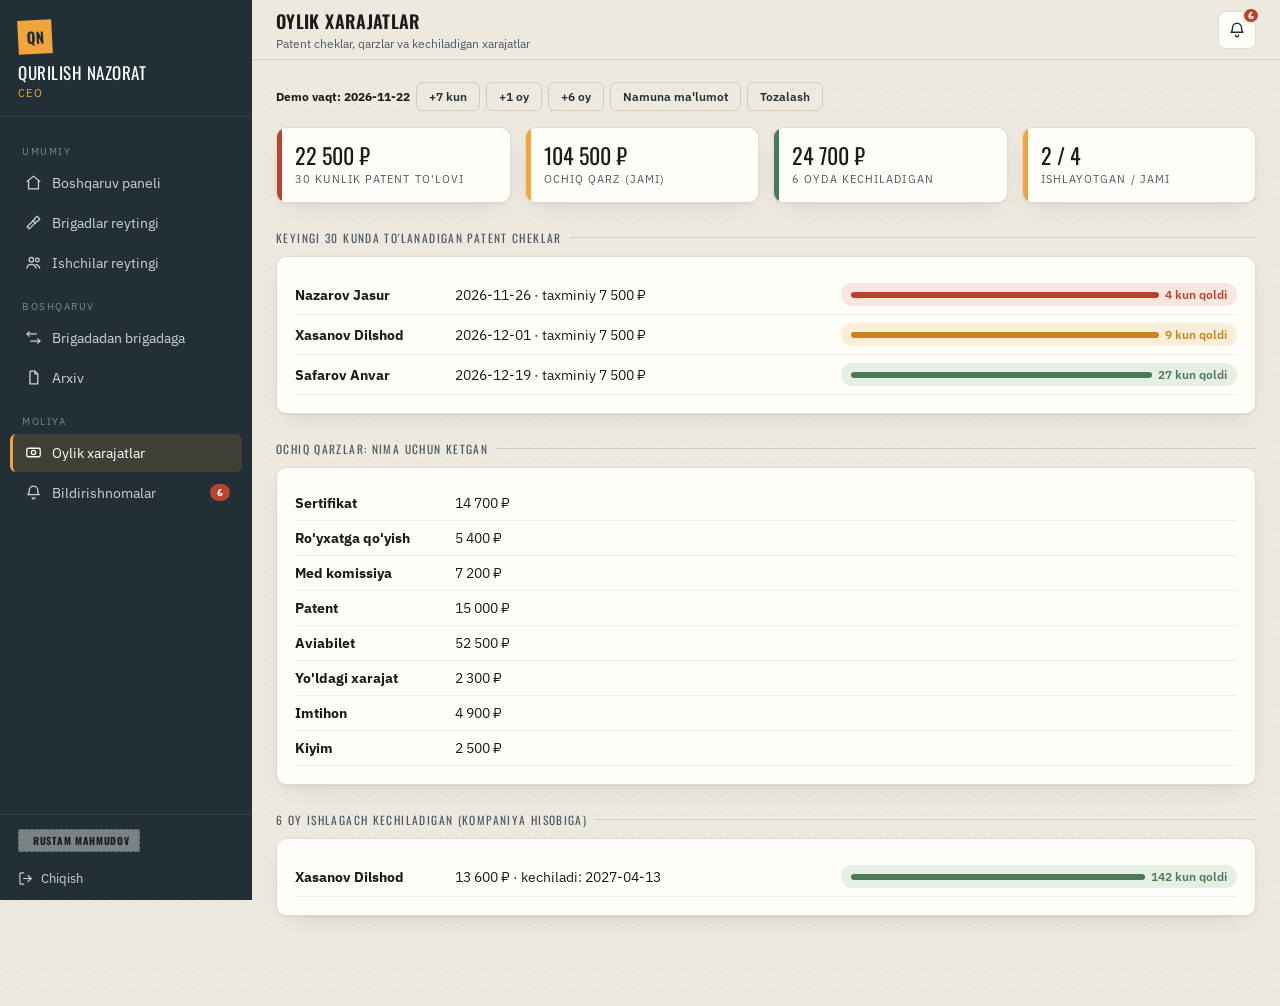
<file: ceo-xarajat.html>
<!DOCTYPE html><html lang="uz"><head><meta charset="UTF-8"><meta name="viewport" content="width=device-width,initial-scale=1"><title>Oylik xarajatlar — Qurilish Nazorat</title><link href="https://fonts.googleapis.com/css2?family=Oswald:wght@500;600;700&family=IBM+Plex+Sans:wght@400;500;600&family=IBM+Plex+Mono:wght@400;500&display=swap" rel="stylesheet"><link rel="stylesheet" href="assets/style.css"><link rel="stylesheet" href="assets/qn.css"></head><body><div class="shell"><div id="sidebarSlot"></div><div class="main"><div id="topbarSlot"></div><div class="content"><div class="grid g-4 mb-26" id="st"></div><div class="section-lbl">Keyingi 30 kunda to'lanadigan patent cheklar</div><div class="card mb-26"><div class="card-body" id="due"></div></div><div class="section-lbl">Ochiq qarzlar: nima uchun ketgan</div><div class="card mb-26"><div class="card-body" id="cat"></div></div><div class="section-lbl">6 oy ishlagach kechiladigan (kompaniya hisobiga)</div><div class="card mb-26"><div class="card-body" id="kech"></div></div></div></div></div><script src="assets/data.js"></script><script src="assets/app.js"></script><script src="assets/qn.js"></script><script>const $=i=>document.getElementById(i);
function render(){tick();bell();const a=S.ws.filter(w=>w.st!='tarix'),cat={};let open=0,kech=0;
 const pay=a.filter(w=>w.nextPay).map(w=>({w,d:w.nextPay,s:(w.tolov.length?w.tolov[w.tolov.length-1].summa:(w.steps.patent||{}).cost)||0})).sort((x,y)=>x.d>y.d?1:-1).filter(p=>left(p.d)<=30);
 a.forEach(w=>w.qarz.filter(x=>!x.yopildi).forEach(x=>{const k=x.nom.split(/[:,(]/)[0].trim();cat[k]=(cat[k]||0)+x.summa;open+=x.summa;if(x.kech)kech+=x.summa}));
 $('st').innerHTML=[[fmt(pay.reduce((s,p)=>s+p.s,0)),"30 kunlik patent to'lovi",'rust'],[fmt(open),'Ochiq qarz (jami)',''],[fmt(kech),'6 oyda kechiladigan','moss'],[a.filter(w=>w.st=='ishlamoqda').length+' / '+a.length,'Ishlayotgan / jami','']].map(x=>`<div class="stat ${x[2]}"><div class="bar"></div><div class="num" style="font-size:22px">${x[0]}</div><div class="lbl">${x[1]}</div></div>`).join('');
 $('due').innerHTML=pay.map(p=>`<div class="line"><b>${p.w.fam} ${p.w.ism}</b><span>${p.d} · taxminiy ${fmt(p.s)}</span>${chip(left(p.d),dtxt(left(p.d)))}</div>`).join('')||'<div class="empty">30 kun ichida tolov yoq</div>';
 $('cat').innerHTML=Object.keys(cat).map(k=>`<div class="line"><b>${k}</b><span>${fmt(cat[k])}</span></div>`).join('')||'<div class="empty">Qarz yoq</div>';
 $('kech').innerHTML=a.filter(w=>w.st=='ishlamoqda'&&w.qarz.some(x=>x.kech&&!x.yopildi)).map(w=>{const t=add(w.ish,6,'m');return `<div class="line"><b>${w.fam} ${w.ism}</b><span>${fmt(w.qarz.filter(x=>x.kech&&!x.yopildi).reduce((s,x)=>s+x.summa,0))} · kechiladi: ${t}</span>${chip(left(t),dtxt(left(t)))}</div>`}).join('')||'<div class="empty">Hozircha yoq</div>'}</script><script>render();demo();mountShell('ceo','xarajat','Oylik xarajatlar','Patent cheklar, qarzlar va kechiladigan xarajatlar');</script></body></html>
</file>
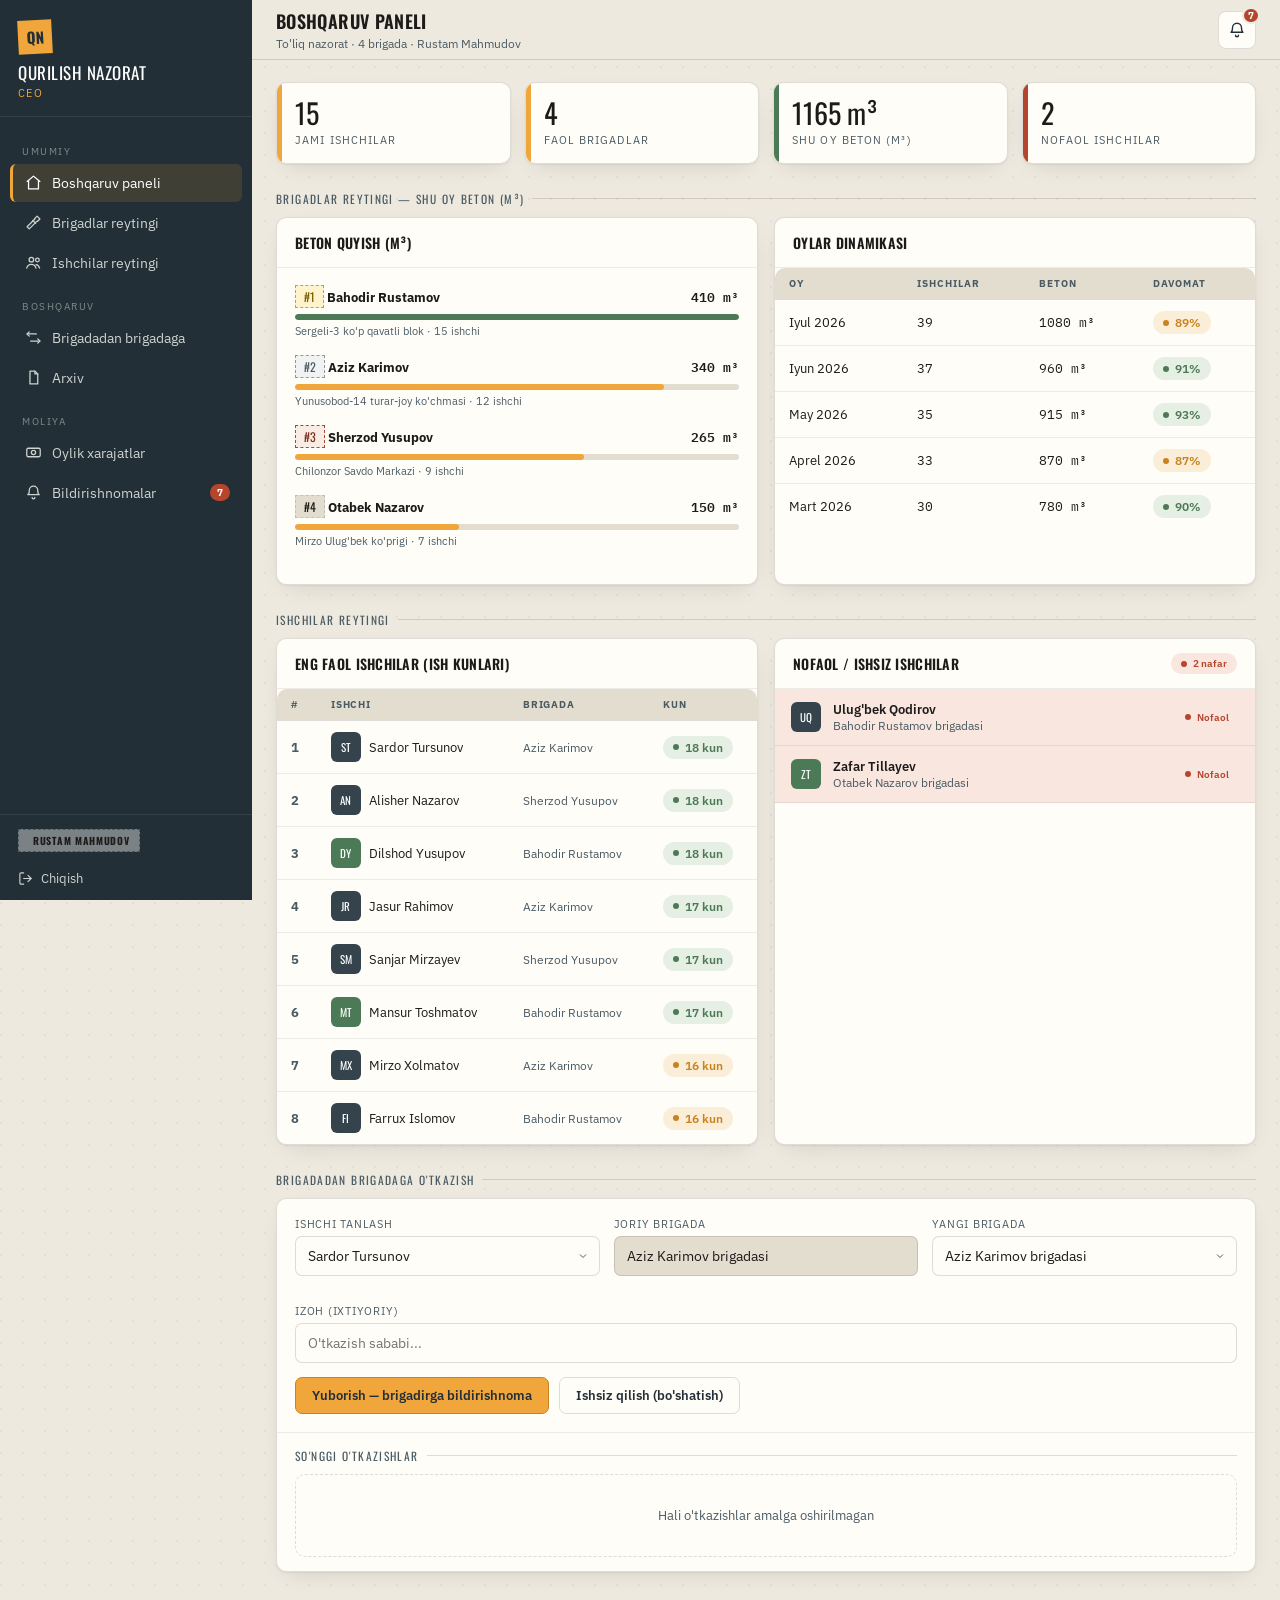
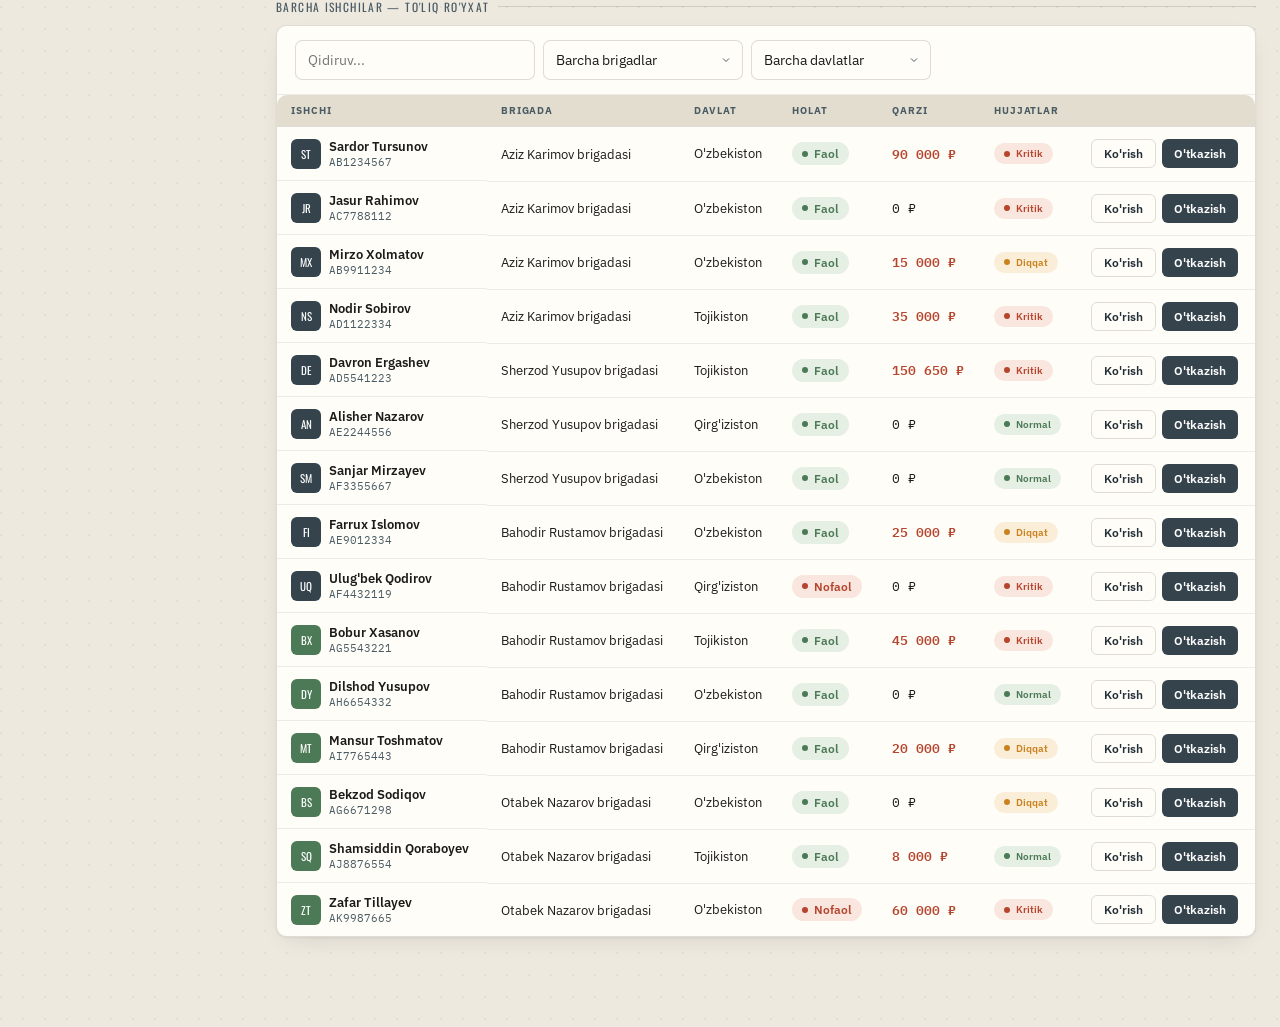
<file: ceo.html>
<!DOCTYPE html>
<html lang="uz">
<head>
<meta charset="UTF-8">
<meta name="viewport" content="width=device-width, initial-scale=1.0">
<title>CEO — Qurilish Nazorat</title>
<link rel="preconnect" href="https://fonts.googleapis.com">
<link href="https://fonts.googleapis.com/css2?family=Oswald:wght@500;600;700&family=IBM+Plex+Sans:wght@400;500;600&family=IBM+Plex+Mono:wght@400;500&display=swap" rel="stylesheet">
<link rel="stylesheet" href="assets/style.css">
<style>
.rating-item{ margin-bottom:18px; }
.rating-item .ri-head{ display:flex; justify-content:space-between; align-items:baseline; gap:8px; margin-bottom:6px; font-size:13px; }
.rating-item .medal{ font-family:'Oswald'; font-size:12px; padding:2px 8px; background:var(--paper-2); border:1.5px dashed var(--line); }
.rating-item .medal.gold{ background:#fff3cc; border-color:#d4a017; color:#7a5c00; }
.rating-item .medal.silver{ background:#f0f2f4; border-color:#8f9a97; color:#4a5b64; }
.rating-item .medal.bronze{ background:#f9ece5; border-color:#b6452e; color:#7a2d1a; }

.idle-row{ background:var(--rust-bg); }
.two-col-grid{ display:grid; grid-template-columns:1fr 1fr; gap:16px; margin-bottom:26px; }
@media(max-width:700px){ .two-col-grid{ grid-template-columns:1fr; } }
</style>
</head>
<body>
<div class="shell">
  <div id="sidebarSlot"></div>
  <div class="main">
    <div id="topbarSlot"></div>
    <div class="content">

      <!-- KPI STATS -->
      <div class="grid g-4 stat-row mb-26">
        <div class="stat"><div class="bar"></div><div class="num" id="stWorkers">—</div><div class="lbl">Jami ishchilar</div></div>
        <div class="stat"><div class="bar"></div><div class="num">4</div><div class="lbl">Faol brigadlar</div></div>
        <div class="stat moss"><div class="bar"></div><div class="num" id="stBeton">—</div><div class="lbl">Shu oy beton (m³)</div></div>
        <div class="stat rust"><div class="bar"></div><div class="num" id="stIdle">—</div><div class="lbl">Nofaol ishchilar</div></div>
      </div>

      <!-- BRIGADLAR REYTINGI -->
      <div id="brigadlar" style="scroll-margin-top:70px;margin-bottom:26px">
        <div class="section-lbl">Brigadlar reytingi — shu oy beton (m³)</div>
        <div class="two-col-grid">
          <div class="card">
            <div class="card-head"><h3>Beton quyish (m³)</h3></div>
            <div class="card-body" id="brigRating"></div>
          </div>
          <div class="card">
            <div class="card-head"><h3>Oylar dinamikasi</h3></div>
            <div class="tbl-wrap" style="border:none">
              <table>
                <thead><tr><th>Oy</th><th>Ishchilar</th><th>Beton</th><th>Davomat</th></tr></thead>
                <tbody id="archBody"></tbody>
              </table>
            </div>
          </div>
        </div>
      </div>

      <!-- ISHCHILAR REYTINGI -->
      <div id="ishchilar" style="scroll-margin-top:70px;margin-bottom:26px">
        <div class="section-lbl">Ishchilar reytingi</div>
        <div class="two-col-grid">
          <div class="card">
            <div class="card-head"><h3>Eng faol ishchilar (ish kunlari)</h3></div>
            <div class="tbl-wrap" style="border:none">
              <table>
                <thead><tr><th>#</th><th>Ishchi</th><th>Brigada</th><th>Kun</th></tr></thead>
                <tbody id="topWorkers"></tbody>
              </table>
            </div>
          </div>
          <div class="card">
            <div class="card-head">
              <h3>Nofaol / ishsiz ishchilar</h3>
              <span class="chip danger" style="font-size:10px" id="idleBadge"></span>
            </div>
            <div id="idleList"></div>
          </div>
        </div>
      </div>

      <!-- O'TKAZISH -->
      <div id="otkazish" style="scroll-margin-top:70px;margin-bottom:26px">
        <div class="section-lbl">Brigadadan brigadaga o'tkazish</div>
        <div class="card">
          <div class="card-body">
            <div class="grid g-3">
              <div class="field">
                <label>Ishchi tanlash</label>
                <select id="trWorker" onchange="syncFrom()"></select>
              </div>
              <div class="field">
                <label>Joriy brigada</label>
                <input type="text" id="trFrom" readonly style="background:var(--paper-2)">
              </div>
              <div class="field">
                <label>Yangi brigada</label>
                <select id="trTo"></select>
              </div>
              <div class="field" style="grid-column:1/-1">
                <label>Izoh (ixtiyoriy)</label>
                <input type="text" id="trNote" placeholder="O'tkazish sababi...">
              </div>
            </div>
            <div style="display:flex;gap:10px;flex-wrap:wrap;align-items:center">
              <button class="btn amber" onclick="sendTransfer()">Yuborish — brigadirga bildirishnoma</button>
              <button class="btn ghost" onclick="boshatish()">Ishsiz qilish (bo'shatish)</button>
            </div>
          </div>
          <!-- pending transfers -->
          <div style="border-top:1px solid var(--line-soft);padding:14px 18px">
            <div class="section-lbl" style="margin-bottom:10px">So'nggi o'tkazishlar</div>
            <div id="transferLog"></div>
          </div>
        </div>
      </div>

      <!-- BARCHA ISHCHILAR (CEO ko'rishi) -->
      <div id="arxiv" style="scroll-margin-top:70px">
        <div class="section-lbl">Barcha ishchilar — to'liq ro'yxat</div>
        <div class="card" style="margin-bottom:26px">
          <div style="display:flex;gap:8px;flex-wrap:wrap;padding:14px 18px;border-bottom:1px solid var(--line-soft)">
            <input type="text" id="ceoSearch" placeholder="Qidiruv..." style="flex:1;min-width:140px;max-width:240px">
            <select id="ceoBrig" style="flex:1;min-width:120px;max-width:200px"><option value="">Barcha brigadlar</option></select>
            <select id="ceoCountry" style="flex:1;min-width:120px;max-width:180px"><option value="">Barcha davlatlar</option></select>
          </div>
          <div class="tbl-wrap" style="border:none">
            <table>
              <thead>
                <tr>
                  <th>Ishchi</th>
                  <th>Brigada</th>
                  <th class="hide-mobile">Davlat</th>
                  <th>Holat</th>
                  <th>Qarzi</th>
                  <th class="hide-mobile">Hujjatlar</th>
                  <th></th>
                </tr>
              </thead>
              <tbody id="ceoAllBody"></tbody>
            </table>
          </div>
        </div>
      </div>

    </div>
  </div>
</div>

<script src="assets/data.js"></script>
<script src="assets/app.js"></script>
<script>
mountShell('ceo','dash','Boshqaruv paneli',"To'liq nazorat · 4 brigada · Rustam Mahmudov");

/* KPI */
const idle = WORKERS.filter(w=>w.holat==='nofaol');
document.getElementById('stWorkers').textContent = WORKERS.length;
document.getElementById('stBeton').textContent = BRIGADES.reduce((s,b)=>s+b.m3,0)+' m³';
document.getElementById('stIdle').textContent = idle.length;

/* ---- BRIG RATING ---- */
const maxM3 = Math.max(...BRIGADES.map(b=>b.m3));
const sorted = [...BRIGADES].sort((a,b)=>b.m3-a.m3);
const medals = ['gold','silver','bronze',''];
document.getElementById('brigRating').innerHTML = sorted.map((b,i) => `
  <div class="rating-item">
    <div class="ri-head">
      <div><span class="medal ${medals[i]}">#${i+1}</span> <b>${b.name}</b></div>
      <span class="mono fw6">${b.m3} m³</span>
    </div>
    <div class="progress ${i===0?'moss':''}"><span style="width:${(b.m3/maxM3*100).toFixed(0)}%"></span></div>
    <div style="font-size:11px;color:var(--steel-3);margin-top:4px">${b.obj} · ${b.workers} ishchi</div>
  </div>`).join('');

/* archive */
document.getElementById('archBody').innerHTML = ARCHIVE_MONTHS.map(m => `
  <tr>
    <td>${m.oy}</td>
    <td class="mono">${m.ishchilar}</td>
    <td class="mono">${m.beton} m³</td>
    <td><span class="chip ${parseInt(m.davomat)>=90?'':'warn'}"><span class="dot"></span>${m.davomat}</span></td>
  </tr>`).join('');

/* ---- WORKER RATING ---- */
const withDays = WORKERS.map((w,i) => ({...w, days: 18 - (i % 5)}));
const topW = [...withDays].sort((a,b)=>b.days-a.days).slice(0,8);
document.getElementById('topWorkers').innerHTML = topW.map((w,i) => `
  <tr>
    <td style="font-weight:700;color:var(--steel-3)">${i+1}</td>
    <td>
      <div style="display:flex;align-items:center;gap:8px">
        <div class="avatar sm" style="background:${avatarColor(w.id)}">${initials(w.ism,w.fam)}</div>
        ${w.ism} ${w.fam}
      </div>
    </td>
    <td style="font-size:12px;color:var(--steel-3)">${brigName(w.brigade).replace(' brigadasi','')}</td>
    <td><span class="chip ${w.days>=17?'moss':w.days>=14?'warn':'danger'}"><span class="dot"></span>${w.days} kun</span></td>
  </tr>`).join('');

/* idle */
document.getElementById('idleBadge').innerHTML = `<span class="dot"></span>${idle.length} nafar`;
document.getElementById('idleList').innerHTML = idle.length
  ? idle.map(w => `
  <div class="idle-row" style="display:flex;align-items:center;gap:12px;padding:12px 16px;border-bottom:1px solid var(--line-soft)">
    <div class="avatar sm" style="background:${avatarColor(w.id)}">${initials(w.ism,w.fam)}</div>
    <div style="flex:1">
      <div style="font-weight:600;font-size:13px">${w.ism} ${w.fam}</div>
      <div style="font-size:11.5px;color:var(--steel-3)">${brigName(w.brigade)}</div>
    </div>
    <span class="chip danger" style="font-size:10px"><span class="dot"></span>Nofaol</span>
  </div>`).join('')
  : '<div class="empty" style="margin:14px">Nofaol ishchi yo\'q ✓</div>';

/* ---- TRANSFER ---- */
document.getElementById('trWorker').innerHTML = WORKERS.map(w =>
  `<option value="${w.id}" data-brig="${w.brigade}">${w.ism} ${w.fam}</option>`).join('');
document.getElementById('trTo').innerHTML = BRIGADES.map(b =>
  `<option value="${b.id}">${b.name} brigadasi</option>`).join('');

function syncFrom(){
  const opt = document.getElementById('trWorker').selectedOptions[0];
  const brigId = opt?.dataset.brig;
  const b = BRIGADES.find(x=>x.id===brigId);
  document.getElementById('trFrom').value = b ? b.name+' brigadasi' : '—';
}
syncFrom();

const transferLog = [];
function sendTransfer(){
  const wOpt = document.getElementById('trWorker').selectedOptions[0];
  const tOpt = document.getElementById('trTo').selectedOptions[0];
  const note = document.getElementById('trNote').value;
  const entry = {
    ism: wOpt.text, brigada: tOpt.text, sana: TODAY, izoh: note||'Sabab ko\'rsatilmadi'
  };
  transferLog.unshift(entry);
  renderTransferLog();
  toast(`${wOpt.text} → ${tOpt.text} bildirishnoma yuborildi ✓`);
}
function boshatish(){
  const wOpt = document.getElementById('trWorker').selectedOptions[0];
  toast(`${wOpt.text} ishsiz qilindi. "Nofaol" ro'yxatiga tushdi.`,"warn");
}
function renderTransferLog(){
  const el = document.getElementById('transferLog');
  if(!transferLog.length){
    el.innerHTML = '<div class="empty">Hali o\'tkazishlar amalga oshirilmagan</div>'; return;
  }
  el.innerHTML = transferLog.map(e => `
    <div style="display:flex;justify-content:space-between;align-items:flex-start;gap:10px;padding:10px 0;border-bottom:1px solid var(--line-soft);flex-wrap:wrap">
      <div>
        <div style="font-weight:600;font-size:13px">${e.ism}</div>
        <div style="font-size:12px;color:var(--steel-3)">${e.brigada} · ${e.sana}</div>
        <div style="font-size:11.5px;color:var(--steel-3);margin-top:2px">${e.izoh}</div>
      </div>
      <span class="chip warn"><span class="dot"></span>Kutilmoqda</span>
    </div>`).join('');
}
renderTransferLog();

/* ---- CEO ALL TABLE ---- */
BRIGADES.forEach(b => document.getElementById('ceoBrig').insertAdjacentHTML('beforeend',
  `<option value="${b.id}">${b.name}</option>`));
COUNTRIES.forEach(c => document.getElementById('ceoCountry').insertAdjacentHTML('beforeend',
  `<option value="${c}">${c}</option>`));
function renderCeoAll(){
  const q  = (document.getElementById('ceoSearch').value||'').toLowerCase();
  const fb = document.getElementById('ceoBrig').value;
  const fc = document.getElementById('ceoCountry').value;
  const rows = WORKERS.filter(w => {
    if(q && !(w.ism+' '+w.fam+w.passport).toLowerCase().includes(q)) return false;
    if(fb && w.brigade!==fb) return false;
    if(fc && w.country!==fc) return false;
    return true;
  });
  const minDoc = w => Math.min(daysLeft(w.sertifikat.muddat), daysLeft(w.patent.muddat), daysLeft(w.royxat.muddat));
  document.getElementById('ceoAllBody').innerHTML = rows.map(w => {
    const md = minDoc(w);
    return `<tr>
      <td style="display:flex;align-items:center;gap:8px">
        <div class="avatar sm" style="background:${avatarColor(w.id)}">${initials(w.ism,w.fam)}</div>
        <div>
          <div style="font-weight:600;font-size:13px">${w.ism} ${w.fam}</div>
          <div style="font-size:10.5px;color:var(--steel-3)" class="mono">${w.passport}</div>
        </div>
      </td>
      <td style="font-size:12.5px">${brigName(w.brigade)}</td>
      <td class="hide-mobile">${w.country}</td>
      <td>
        ${w.holat==='ishlamoqda'
          ? '<span class="chip"><span class="dot"></span>Faol</span>'
          : '<span class="chip danger"><span class="dot"></span>Nofaol</span>'}
      </td>
      <td class="mono ${w.qarz>0?'txt-rust fw6':''}">${money(w.qarz)} ₽</td>
      <td class="hide-mobile">
        ${md<=7 ? '<span class="chip danger" style="font-size:10px"><span class="dot"></span>Kritik</span>'
          : md<=20 ? '<span class="chip warn" style="font-size:10px"><span class="dot"></span>Diqqat</span>'
          : '<span class="chip" style="font-size:10px"><span class="dot"></span>Normal</span>'}
      </td>
      <td>
        <div style="display:flex;gap:6px;flex-wrap:wrap">
          <button class="btn ghost sm" onclick="toast('${w.ism} ${w.fam} profili')">Ko'rish</button>
          <button class="btn sm" style="background:var(--steel-2);border:none" onclick="toast('O\\'tkazish oynasi ochildi','warn')">O'tkazish</button>
        </div>
      </td>
    </tr>`;
  }).join('') || '<tr><td colspan="7" style="text-align:center;color:var(--steel-3);padding:24px">Natija yo\'q</td></tr>';
}
['ceoSearch','ceoBrig','ceoCountry'].forEach(id =>
  document.getElementById(id).addEventListener('input', renderCeoAll));
renderCeoAll();
</script>
</body>
</html>
</file>
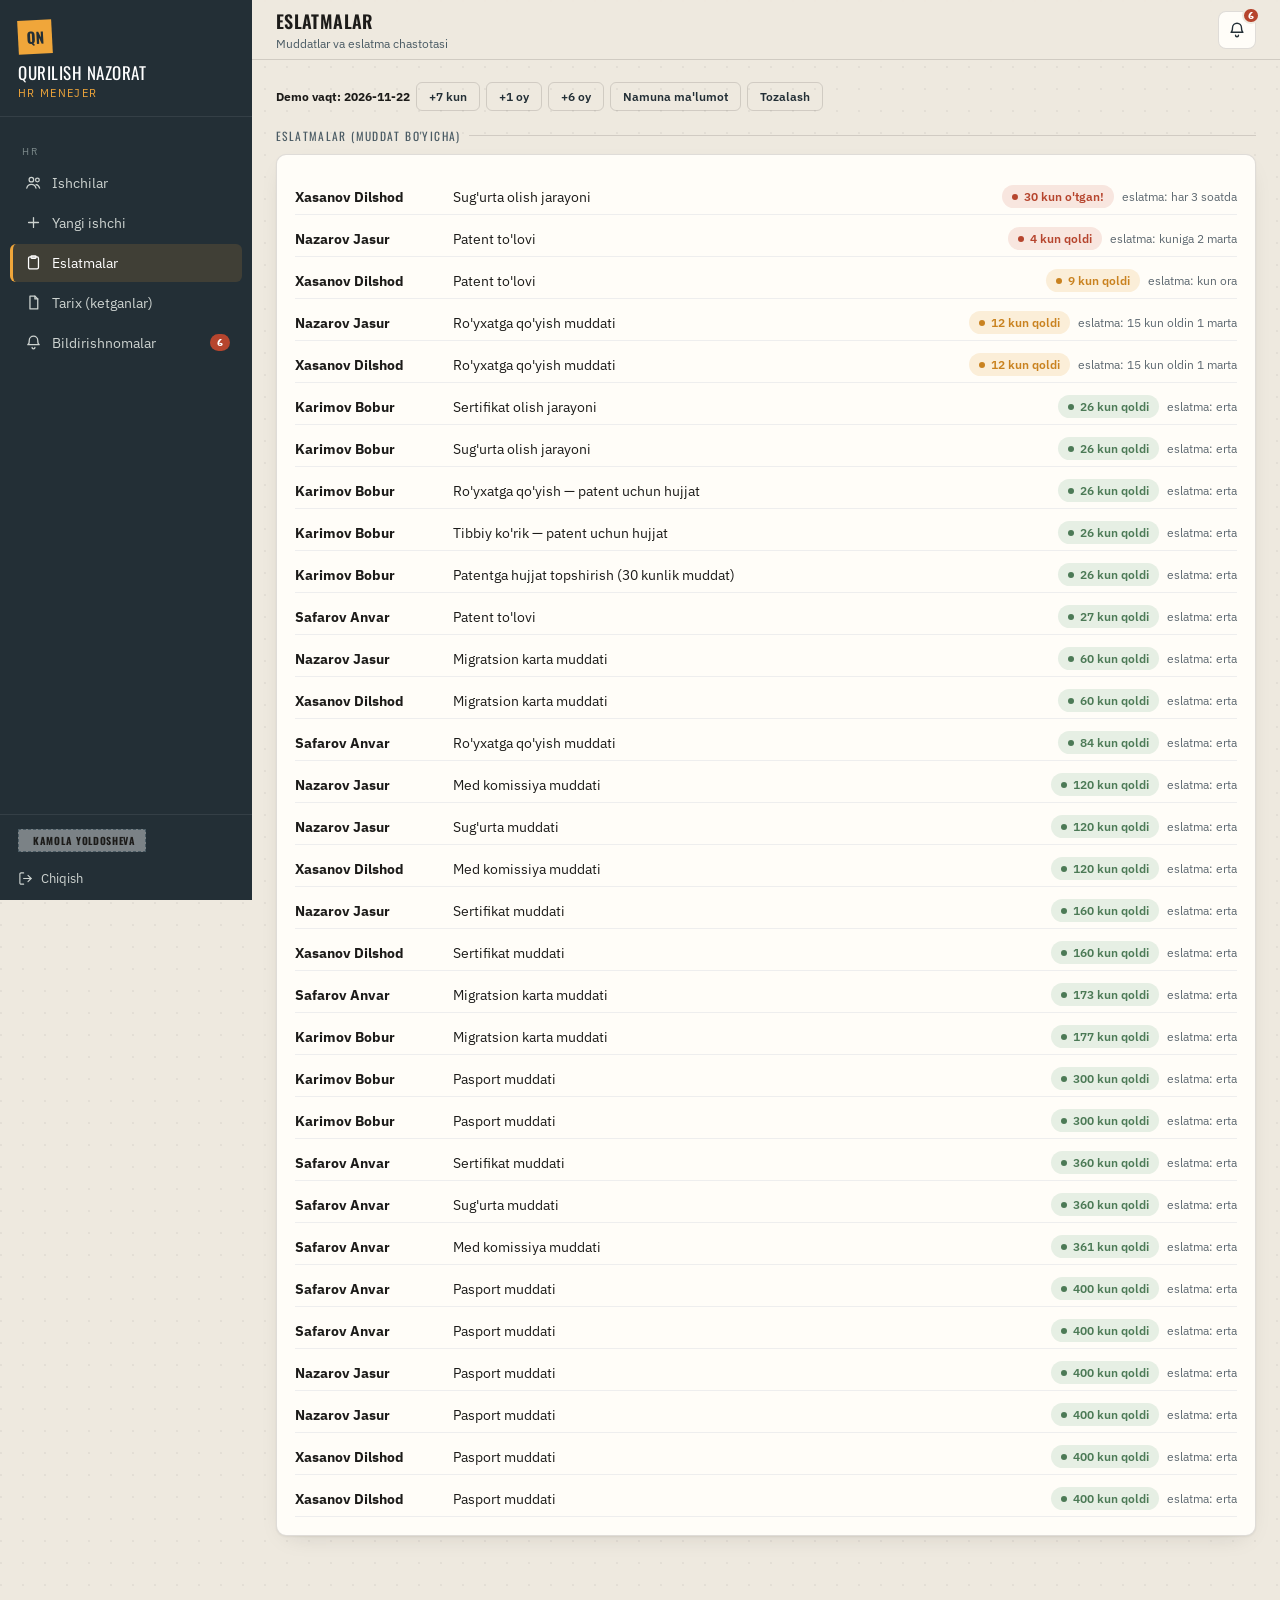
<file: hr-eslatma.html>
<!DOCTYPE html><html lang="uz"><head><meta charset="UTF-8"><meta name="viewport" content="width=device-width,initial-scale=1"><title>Eslatmalar — Qurilish Nazorat</title><link href="https://fonts.googleapis.com/css2?family=Oswald:wght@500;600;700&family=IBM+Plex+Sans:wght@400;500;600&family=IBM+Plex+Mono:wght@400;500&display=swap" rel="stylesheet"><link rel="stylesheet" href="assets/style.css"><link rel="stylesheet" href="assets/qn.css"></head><body><div class="shell"><div id="sidebarSlot"></div><div class="main"><div id="topbarSlot"></div><div class="content"><div id="eslatma" style="scroll-margin-top:70px"><div class="section-lbl">Eslatmalar (muddat bo'yicha)</div><div class="card mb-26"><div class="card-body" id="rem"></div></div></div>
</div></div></div><script src="assets/data.js"></script><script src="assets/app.js"></script><script src="assets/qn.js"></script><script src="assets/hr.js"></script><script>render();demo();mountShell('hr','eslatma','Eslatmalar','Muddatlar va eslatma chastotasi');</script></body></html>
</file>
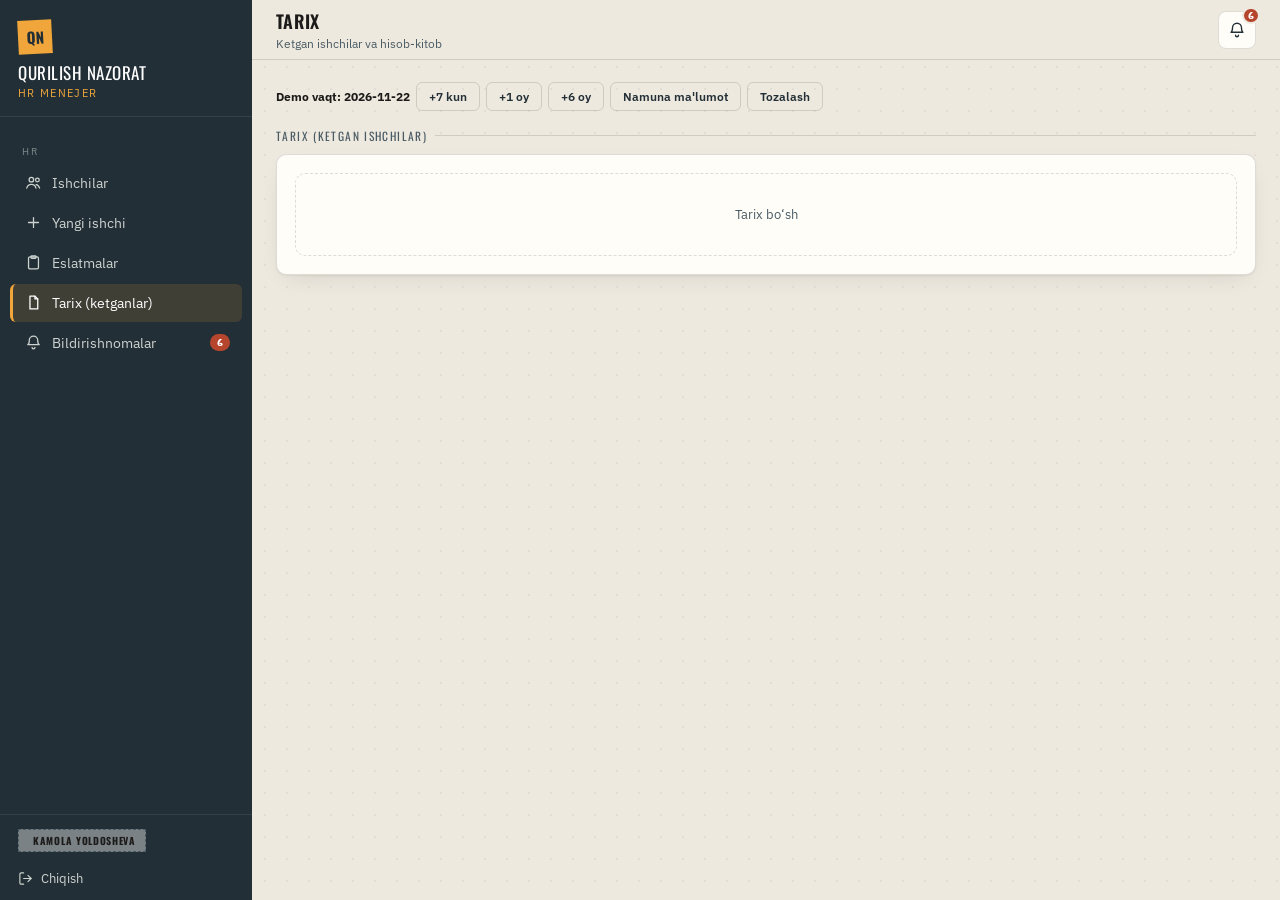
<file: hr-tarix.html>
<!DOCTYPE html><html lang="uz"><head><meta charset="UTF-8"><meta name="viewport" content="width=device-width,initial-scale=1"><title>Tarix — Qurilish Nazorat</title><link href="https://fonts.googleapis.com/css2?family=Oswald:wght@500;600;700&family=IBM+Plex+Sans:wght@400;500;600&family=IBM+Plex+Mono:wght@400;500&display=swap" rel="stylesheet"><link rel="stylesheet" href="assets/style.css"><link rel="stylesheet" href="assets/qn.css"></head><body><div class="shell"><div id="sidebarSlot"></div><div class="main"><div id="topbarSlot"></div><div class="content"><div id="tarix" style="scroll-margin-top:70px"><div class="section-lbl">Tarix (ketgan ishchilar)</div><div class="card mb-26"><div class="card-body" id="hist"></div></div></div></div></div></div><script src="assets/data.js"></script><script src="assets/app.js"></script><script src="assets/qn.js"></script><script src="assets/hr.js"></script><script>render();demo();mountShell('hr','tarix','Tarix','Ketgan ishchilar va hisob-kitob');</script></body></html>
</file>
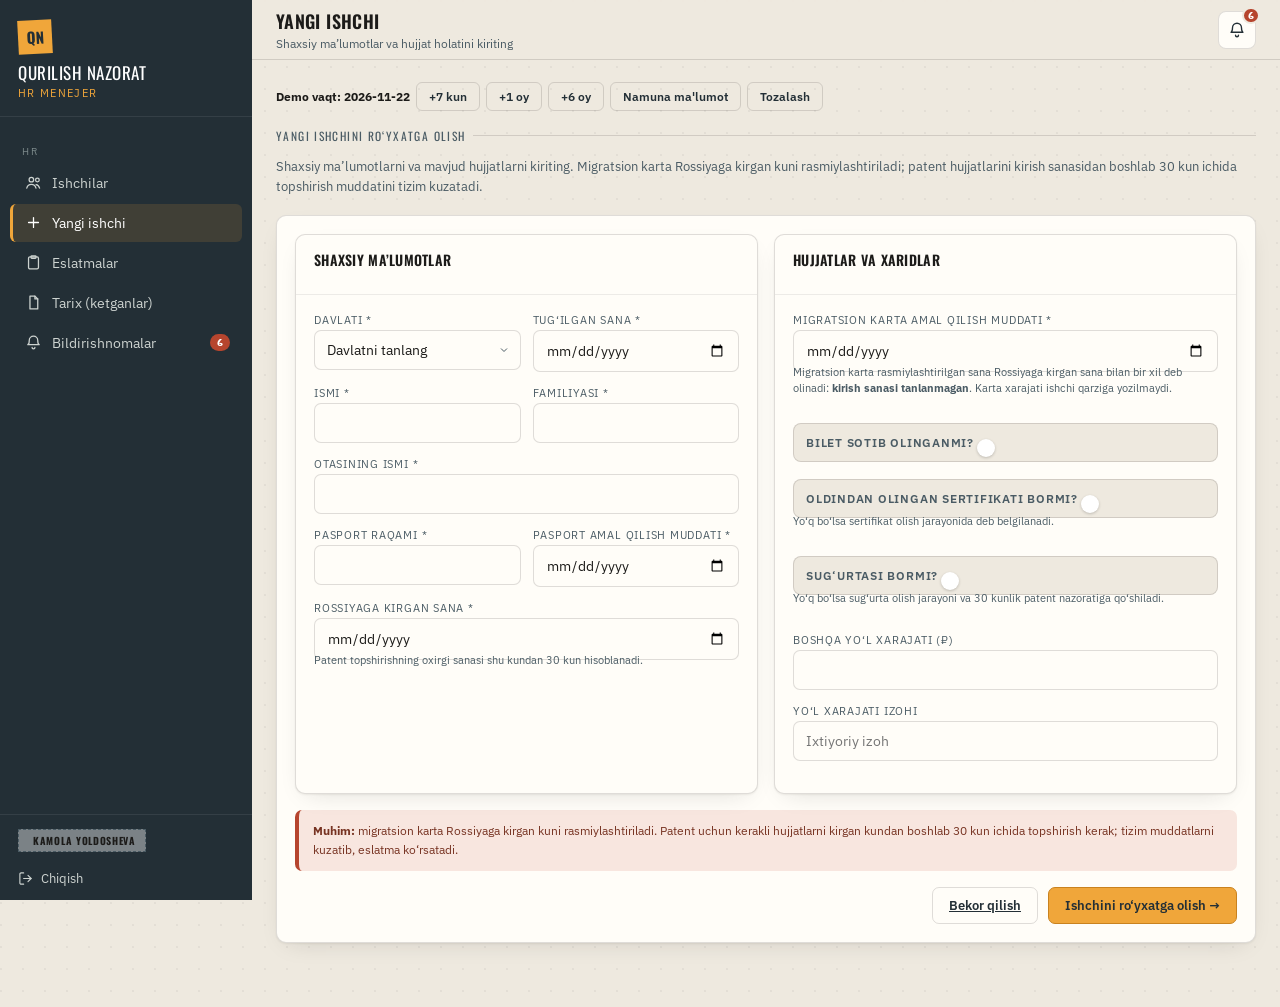
<file: hr-yangi.html>
<!DOCTYPE html>
<html lang="uz">
<head>
  <meta charset="UTF-8">
  <meta name="viewport" content="width=device-width, initial-scale=1.0">
  <title>Yangi ishchi — Qurilish Nazorat</title>
  <link href="https://fonts.googleapis.com/css2?family=Oswald:wght@500;600;700&family=IBM+Plex+Sans:wght@400;500;600&family=IBM+Plex+Mono:wght@400;500&display=swap" rel="stylesheet">
  <link rel="stylesheet" href="assets/style.css">
  <link rel="stylesheet" href="assets/qn.css">
  <style>
    .worker-create{max-width:1120px}
    .create-intro{margin-bottom:18px;color:var(--steel-3);font-size:13px;line-height:1.55}
    .create-columns{display:grid;grid-template-columns:repeat(2,minmax(0,1fr));gap:16px}
    .create-panel{height:100%}
    .create-panel .card-head{min-height:54px}
    .create-panel .card-body{display:grid;grid-template-columns:repeat(2,minmax(0,1fr));gap:0 12px}
    .create-panel .field{min-width:0}
    .create-panel .field.full{grid-column:1/-1}
    .create-panel .help{margin:-7px 0 12px;color:var(--steel-3);font-size:11px;line-height:1.45}
    .yes-toggle{
      display:flex;align-items:center;justify-content:space-between;gap:14px;
      width:100%;padding:11px 12px;margin-bottom:12px;border:1px solid var(--line);
      border-radius:8px;background:var(--paper);cursor:pointer;text-align:left;
    }
    .yes-toggle input{position:absolute;width:1px;height:1px;opacity:0}
    .yes-toggle .toggle-label{font-size:12px;font-weight:600}
    .yes-toggle .switch{position:relative;width:42px;height:24px;flex:none;border-radius:99px;background:#aeb6b8;transition:background .15s}
    .yes-toggle .switch::after{content:"";position:absolute;top:3px;left:3px;width:18px;height:18px;border-radius:50%;background:#fff;box-shadow:0 1px 3px #0003;transition:transform .15s}
    .yes-toggle input:checked+.switch{background:var(--moss)}
    .yes-toggle input:checked+.switch::after{transform:translateX(18px)}
    .yes-toggle input:focus-visible+.switch{outline:2px solid var(--amber-dark);outline-offset:2px}
    .conditional-fields{display:none;grid-template-columns:repeat(2,minmax(0,1fr));gap:0 12px}
    .conditional-fields.open{display:grid}
    .deadline-note{
      padding:12px 14px;margin:16px 0 0;border-left:4px solid var(--rust);
      border-radius:7px;background:var(--rust-bg);color:#773322;font-size:12px;line-height:1.55;
    }
    .create-actions{display:flex;justify-content:flex-end;gap:10px;flex-wrap:wrap;padding-top:16px}
    @media(max-width:760px){.create-columns{grid-template-columns:1fr}}
    @media(max-width:480px){.create-panel .card-body{grid-template-columns:1fr}.create-panel .field.full{grid-column:auto}.create-actions .btn{width:100%}}
  </style>
</head>
<body>
  <div class="shell">
    <div id="sidebarSlot"></div>
    <main class="main">
      <div id="topbarSlot"></div>
      <div class="content">
        <section id="yangi" class="worker-create" style="scroll-margin-top:70px">
          <div class="section-lbl">Yangi ishchini ro‘yxatga olish</div>
          <p class="create-intro">Shaxsiy ma’lumotlarni va mavjud hujjatlarni kiriting. Migratsion karta Rossiyaga kirgan kuni rasmiylashtiriladi; patent hujjatlarini kirish sanasidan boshlab 30 kun ichida topshirish muddatini tizim kuzatadi.</p>

          <form id="workerForm" class="card">
            <div class="card-body">
              <div class="create-columns">
                <section class="card create-panel">
                  <div class="card-head"><h3>Shaxsiy ma’lumotlar</h3></div>
                  <div class="card-body">
                    <div class="field">
                      <label for="n_country">Davlati *</label>
                      <select id="n_country" required>
                        <option value="">Davlatni tanlang</option>
                        <option>O'zbekiston</option><option>Tojikiston</option>
                        <option>Qirg'iziston</option><option>Qozog'iston</option>
                      </select>
                    </div>
                    <div class="field">
                      <label for="n_dob">Tug‘ilgan sana *</label>
                      <input type="date" id="n_dob" required>
                    </div>
                    <div class="field">
                      <label for="n_i">Ismi *</label>
                      <input id="n_i" autocomplete="given-name" required>
                    </div>
                    <div class="field">
                      <label for="n_f">Familiyasi *</label>
                      <input id="n_f" autocomplete="family-name" required>
                    </div>
                    <div class="field full">
                      <label for="n_o">Otasining ismi *</label>
                      <input id="n_o" required>
                    </div>
                    <div class="field">
                      <label for="n_p">Pasport raqami *</label>
                      <input id="n_p" autocomplete="off" required>
                    </div>
                    <div class="field">
                      <label for="n_pass_exp">Pasport amal qilish muddati *</label>
                      <input type="date" id="n_pass_exp" required>
                    </div>
                    <div class="field full">
                      <label for="n_k">Rossiyaga kirgan sana *</label>
                      <input type="date" id="n_k" required>
                      <div class="help">Patent topshirishning oxirgi sanasi shu kundan 30 kun hisoblanadi.</div>
                    </div>
                  </div>
                </section>

                <section class="card create-panel">
                  <div class="card-head"><h3>Hujjatlar va xaridlar</h3></div>
                  <div class="card-body">
                    <div class="field full">
                      <label for="n_karta_m">Migratsion karta amal qilish muddati *</label>
                      <input type="date" id="n_karta_m" required>
                      <div class="help">Migratsion karta rasmiylashtirilgan sana Rossiyaga kirgan sana bilan bir xil deb olinadi: <b id="kartaEntryDate">kirish sanasi tanlanmagan</b>. Karta xarajati ishchi qarziga yozilmaydi.</div>
                    </div>

                    <div class="field full">
                      <label class="yes-toggle" for="n_ticket">
                        <span class="toggle-label">Bilet sotib olinganmi?</span>
                        <input type="checkbox" id="n_ticket" aria-controls="ticketFields">
                        <span class="switch" aria-hidden="true"></span>
                      </label>
                      <div class="conditional-fields" id="ticketFields">
                        <div class="field">
                          <label for="n_b">Bilet narxi (<span class="rub"></span>) *</label>
                          <input type="number" id="n_b" min="0" step="1">
                        </div>
                        <div class="field">
                          <label for="n_c">Bilet cheki (rasm)</label>
                          <input type="file" id="n_c" accept="image/*">
                        </div>
                      </div>
                    </div>

                    <div class="field full">
                      <label class="yes-toggle" for="n_cert">
                        <span class="toggle-label">Oldindan olingan sertifikati bormi?</span>
                        <input type="checkbox" id="n_cert" aria-controls="certFields">
                        <span class="switch" aria-hidden="true"></span>
                      </label>
                      <div class="conditional-fields" id="certFields">
                        <div class="field">
                          <label for="n_cert_s">Olingan sana *</label>
                          <input type="date" id="n_cert_s">
                        </div>
                        <div class="field">
                          <label for="n_cert_m">Amal qilish muddati *</label>
                          <input type="date" id="n_cert_m">
                        </div>
                      </div>
                      <div class="help" id="certHelp">Yo‘q bo‘lsa sertifikat olish jarayonida deb belgilanadi.</div>
                    </div>

                    <div class="field full">
                      <label class="yes-toggle" for="n_insurance">
                        <span class="toggle-label">Sug‘urtasi bormi?</span>
                        <input type="checkbox" id="n_insurance" aria-controls="insuranceFields">
                        <span class="switch" aria-hidden="true"></span>
                      </label>
                      <div class="conditional-fields" id="insuranceFields">
                        <div class="field">
                          <label for="n_insurance_m">Sug‘urta amal qilish muddati *</label>
                          <input type="date" id="n_insurance_m">
                        </div>
                      </div>
                      <div class="help" id="insuranceHelp">Yo‘q bo‘lsa sug‘urta olish jarayoni va 30 kunlik patent nazoratiga qo‘shiladi.</div>
                    </div>

                    <div class="field full">
                      <label for="n_y">Boshqa yo‘l xarajati (<span class="rub"></span>)</label>
                      <input type="number" id="n_y" min="0" step="1">
                    </div>
                    <div class="field full">
                      <label for="n_z">Yo‘l xarajati izohi</label>
                      <input id="n_z" placeholder="Ixtiyoriy izoh">
                    </div>
                  </div>
                </section>
              </div>

              <div class="deadline-note">
                <b>Muhim:</b> migratsion karta Rossiyaga kirgan kuni rasmiylashtiriladi. Patent uchun kerakli hujjatlarni kirgan kundan boshlab 30 kun ichida topshirish kerak; tizim muddatlarni kuzatib, eslatma ko‘rsatadi.
              </div>
              <div class="create-actions">
                <a class="btn ghost" href="hr.html">Bekor qilish</a>
                <button class="btn amber" type="submit">Ishchini ro‘yxatga olish →</button>
              </div>
            </div>
          </form>
        </section>
      </div>
    </main>
  </div>

  <script src="assets/data.js"></script>
  <script src="assets/app.js"></script>
  <script src="assets/qn.js"></script>
  <script src="assets/hr.js"></script>
  <script>
    function syncConditional(toggleId,fieldsId,requiredIds){
      const toggle=document.getElementById(toggleId),fields=document.getElementById(fieldsId);
      const update=()=>{
        fields.classList.toggle('open',toggle.checked);
        requiredIds.forEach(id=>{document.getElementById(id).required=toggle.checked});
      };
      toggle.addEventListener('change',update);
      update();
    }
    syncConditional('n_ticket','ticketFields',['n_b']);
    syncConditional('n_cert','certFields',['n_cert_s','n_cert_m']);
    syncConditional('n_insurance','insuranceFields',['n_insurance_m']);
    document.getElementById('n_k').addEventListener('input',event=>{
      document.getElementById('kartaEntryDate').textContent=event.target.value||'kirish sanasi tanlanmagan';
    });
    document.getElementById('workerForm').addEventListener('submit',event=>{
      event.preventDefault();
      newW();
    });
    render();demo();mountShell('hr','yangi','Yangi ishchi','Shaxsiy ma’lumotlar va hujjat holatini kiriting');
  </script>
</body>
</html>
</file>
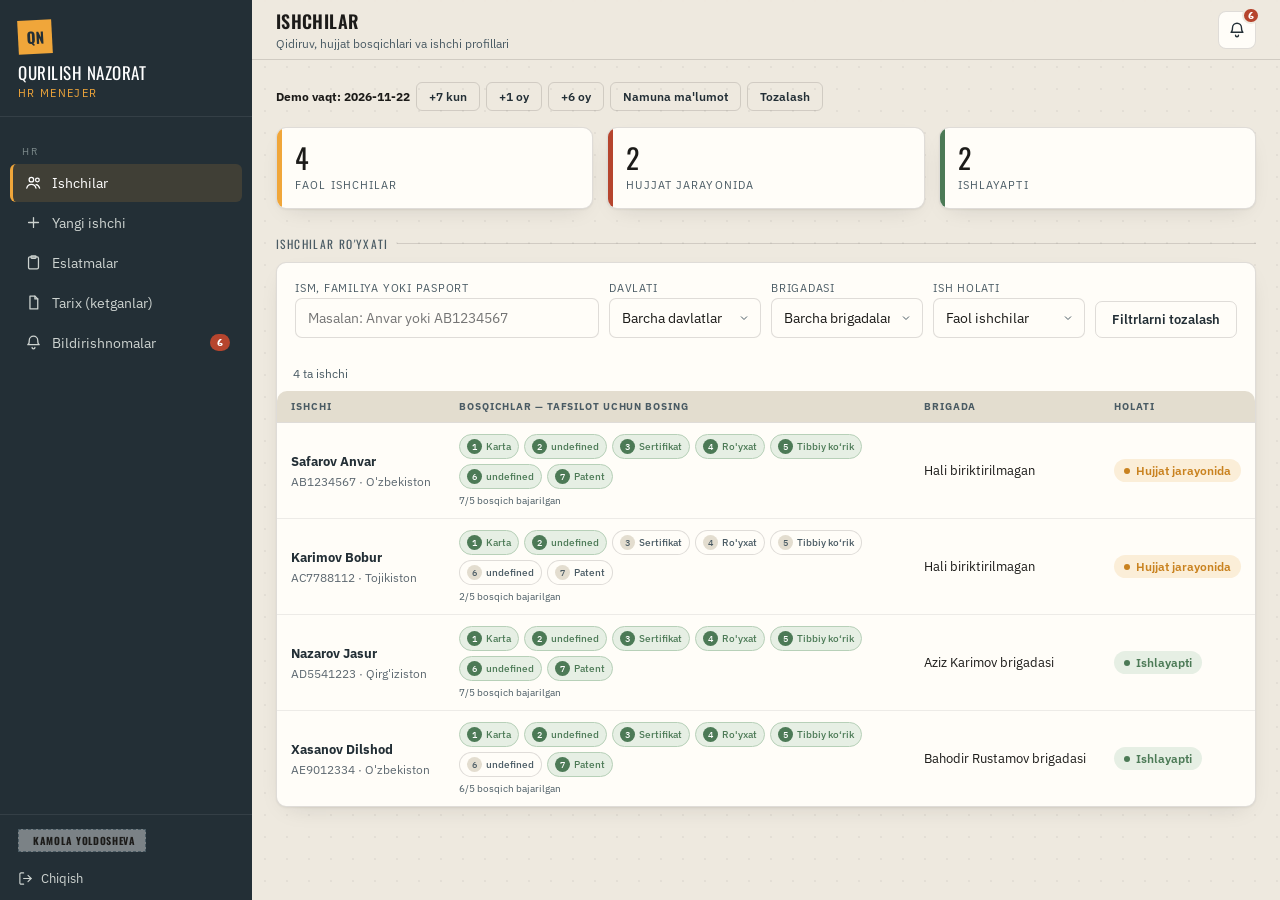
<file: hr.html>
<!DOCTYPE html>
<html lang="uz">
<head>
  <meta charset="UTF-8">
  <meta name="viewport" content="width=device-width, initial-scale=1.0">
  <title>Ishchilar — Qurilish Nazorat</title>
  <link href="https://fonts.googleapis.com/css2?family=Oswald:wght@500;600;700&family=IBM+Plex+Sans:wght@400;500;600&family=IBM+Plex+Mono:wght@400;500&display=swap" rel="stylesheet">
  <link rel="stylesheet" href="assets/style.css">
  <link rel="stylesheet" href="assets/qn.css">
  <style>
    .worker-filters{
      display:grid;grid-template-columns:minmax(220px,2fr) repeat(3,minmax(150px,1fr)) auto;
      gap:10px;align-items:end;
    }
    .worker-filters .field{margin:0}
    .worker-results{padding:10px 16px;color:var(--steel-3);font-size:12px}
    .worker-row{cursor:pointer;transition:background .12s}
    .worker-row:hover{background:rgba(240,166,58,.08)}
    .worker-link{color:var(--steel);text-decoration:none}
    .worker-link:hover{color:var(--amber-dark);text-decoration:underline}
    .stage-steps{display:flex;flex-wrap:wrap;gap:5px;min-width:310px}
    .stage-pill{
      display:inline-flex;align-items:center;gap:4px;padding:4px 7px;
      border:1px solid var(--line);border-radius:99px;background:var(--card);
      color:var(--steel-3);font:500 10px 'IBM Plex Sans',sans-serif;cursor:pointer;
    }
    .stage-pill span{
      display:grid;place-items:center;width:15px;height:15px;border-radius:50%;
      background:var(--paper-2);font:500 9px 'IBM Plex Mono',monospace;
    }
    .stage-pill.complete{border-color:#b7d0b8;background:var(--moss-bg);color:var(--moss)}
    .stage-pill.complete span{background:var(--moss);color:#fff}
    .stage-pill.selected{outline:2px solid var(--amber-dark);outline-offset:1px}
    .stage-progress{margin-top:5px;color:var(--steel-3);font-size:10px}
    .stage-detail td{white-space:normal;background:#f8f5ed;padding:0}
    .stage-explainer{padding:15px 18px;border-left:3px solid var(--amber)}
    .stage-explainer-head{display:flex;align-items:center;gap:10px;flex-wrap:wrap}
    .stage-explainer p{margin:7px 0;color:var(--steel-3);font-size:12px}
    .stage-values{display:flex;flex-wrap:wrap;gap:8px 18px;margin-bottom:12px;font-size:12px}
    .empty-cell{text-align:center;padding:24px;color:var(--steel-3)}
    @media(max-width:950px){
      .worker-filters{grid-template-columns:repeat(2,minmax(0,1fr))}
      .worker-filters .field:first-child{grid-column:1/-1}
    }
    @media(max-width:600px){
      .worker-filters{grid-template-columns:1fr}
      .worker-filters .field:first-child{grid-column:auto}
      .worker-filters .btn{width:100%}
      .stage-steps{min-width:290px}
    }
  </style>
</head>
<body>
  <div class="shell">
    <div id="sidebarSlot"></div>
    <main class="main">
      <div id="topbarSlot"></div>
      <div class="content">
        <section class="grid g-3 mb-26" id="stats" aria-label="Ishchilar holati"></section>

        <section id="royxat" style="scroll-margin-top:70px">
          <div class="section-lbl">Ishchilar ro'yxati</div>
          <div class="card mb-26">
            <div class="card-body">
              <div class="worker-filters">
                <div class="field">
                  <label for="workerSearch">Ism, familiya yoki pasport</label>
                  <input id="workerSearch" type="search" placeholder="Masalan: Anvar yoki AB1234567">
                </div>
                <div class="field">
                  <label for="countryFilter">Davlati</label>
                  <select id="countryFilter"><option value="">Barcha davlatlar</option></select>
                </div>
                <div class="field">
                  <label for="brigadeFilter">Brigadasi</label>
                  <select id="brigadeFilter"><option value="">Barcha brigadalar</option></select>
                </div>
                <div class="field">
                  <label for="statusFilter">Ish holati</label>
                  <select id="statusFilter">
                    <option value="active">Faol ishchilar</option>
                    <option value="working">Ishlayapti</option>
                    <option value="process">Hujjat jarayonida</option>
                    <option value="history">Ishdan ketganlar</option>
                    <option value="deleted">Arxivlanganlar</option>
                    <option value="all">Barcha holatlar</option>
                  </select>
                </div>
                <button class="btn ghost" type="button" onclick="resetWorkerFilters()">Filtrlarni tozalash</button>
              </div>
            </div>
            <div class="worker-results" id="resultCount" aria-live="polite"></div>
            <div class="tbl-wrap" style="border:none">
              <table style="width:100%;min-width:740px">
                <thead>
                  <tr><th>Ishchi</th><th>Bosqichlar — tafsilot uchun bosing</th><th>Brigada</th><th>Holati</th></tr>
                </thead>
                <tbody id="tb"></tbody>
              </table>
            </div>
          </div>
        </section>
      </div>
    </main>
  </div>
  <script src="assets/data.js"></script>
  <script src="assets/app.js"></script>
  <script src="assets/qn.js"></script>
  <script src="assets/hr.js"></script>
  <script>
    render();demo();mountShell('hr','royxat','Ishchilar','Qidiruv, hujjat bosqichlari va ishchi profillari');
  </script>
</body>
</html>
</file>
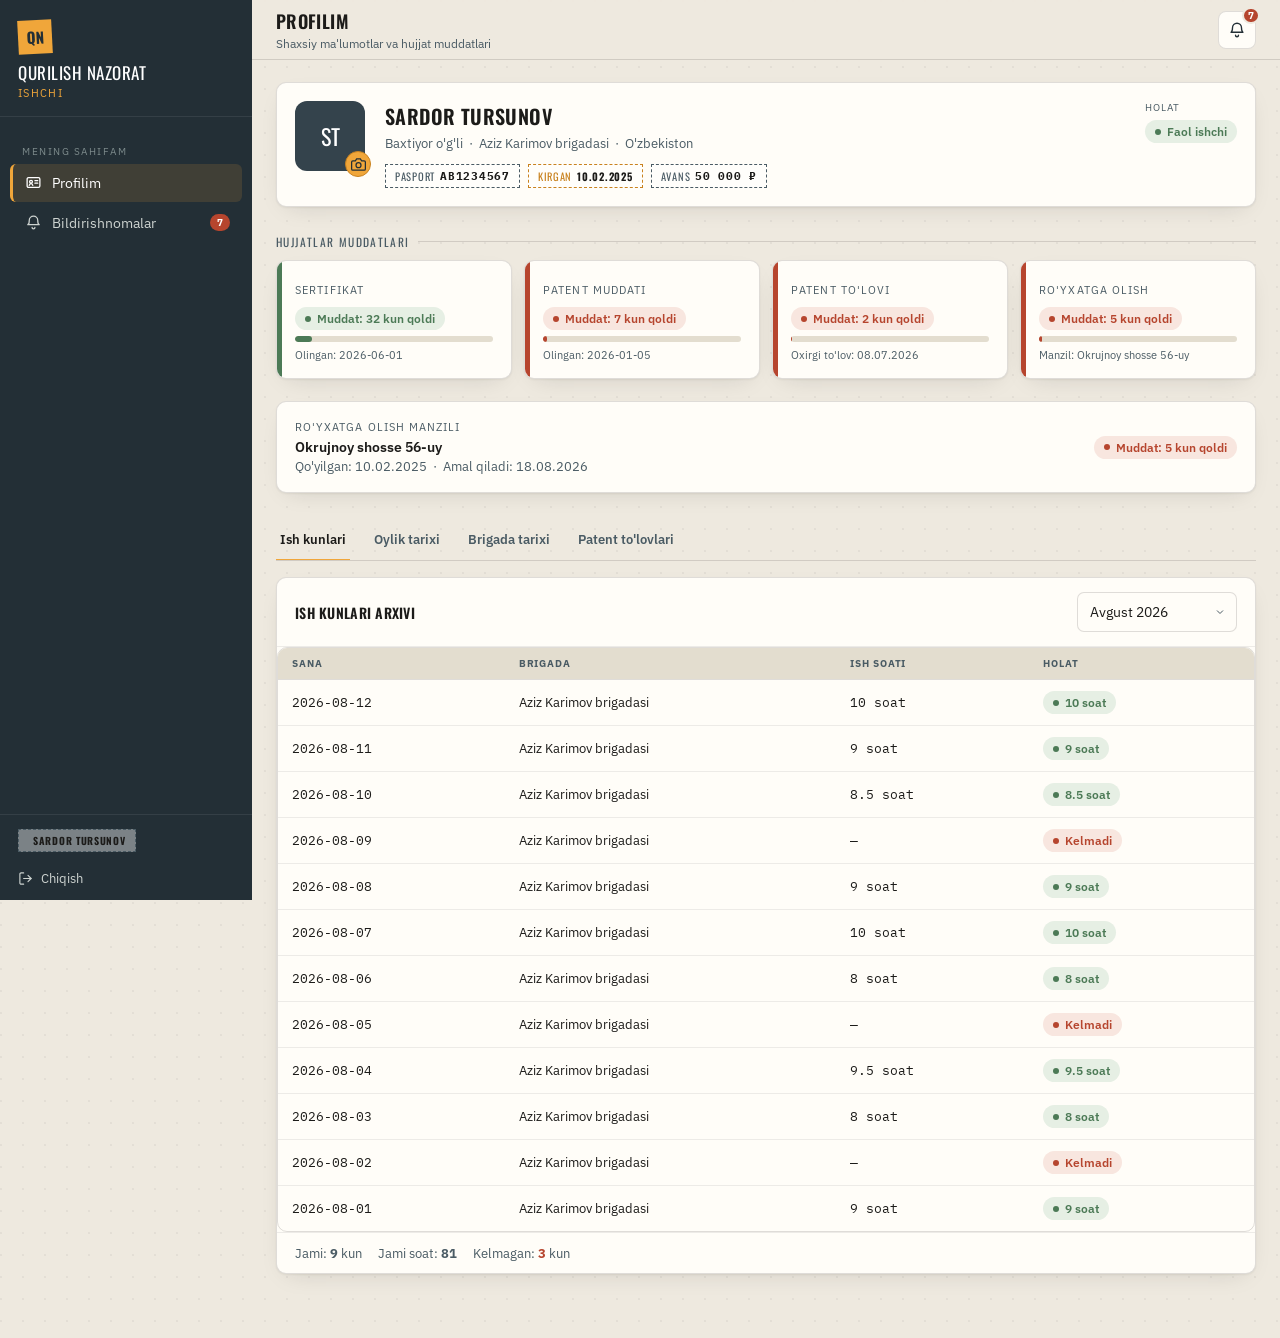
<file: ishchi.html>
<!DOCTYPE html>
<html lang="uz">
<head>
<meta charset="UTF-8">
<meta name="viewport" content="width=device-width, initial-scale=1.0">
<title>Profilim — Qurilish Nazorat</title>
<link rel="preconnect" href="https://fonts.googleapis.com">
<link href="https://fonts.googleapis.com/css2?family=Oswald:wght@500;600;700&family=IBM+Plex+Sans:wght@400;500;600&family=IBM+Plex+Mono:wght@400;500&display=swap" rel="stylesheet">
<link rel="stylesheet" href="assets/style.css">
<style>
.doc-grid{ display:grid; grid-template-columns:repeat(4,1fr); gap:12px; margin-bottom:22px; }
@media(max-width:900px){ .doc-grid{ grid-template-columns:repeat(2,1fr); } }
@media(max-width:500px){ .doc-grid{ grid-template-columns:1fr 1fr; gap:8px; } }

.profile-head{
  display:flex; gap:20px; align-items:flex-start; flex-wrap:wrap;
}
.profile-meta{ flex:1; min-width:200px; }
.tag-row{ display:flex; gap:8px; flex-wrap:wrap; margin-top:12px; }

/* payment history row */
.pay-row{ background:var(--paper-2); border-radius:8px; padding:12px 14px; margin-bottom:8px; }
.pay-row .pay-head{ display:flex; justify-content:space-between; align-items:center; gap:8px; flex-wrap:wrap; }
.pay-row .pay-detail{ margin-top:8px; border-top:1px solid var(--line); padding-top:8px; font-size:12.5px; color:var(--steel-3); display:none; }
.pay-row.open .pay-detail{ display:block; }
</style>
</head>
<body>
<div class="shell">
  <div id="sidebarSlot"></div>
  <div class="main">
    <div id="topbarSlot"></div>
    <div class="content">

      <!-- PROFILE HEADER -->
      <div class="card mb-26">
        <div class="card-body">
          <div class="profile-head">
            <div style="position:relative">
              <div class="avatar lg" id="avatarBox" style="background-color:#34434c">ST</div>
              <button class="btn amber sm icon"
                style="position:absolute;bottom:-6px;right:-6px;border-radius:99px;padding:5px;width:26px;height:26px;"
                onclick="document.getElementById('photoInput').click()" title="Rasm qo'shish">
                <svg viewBox="0 0 24 24" fill="none" stroke="currentColor" stroke-width="2" width="13" height="13">
                  <path d="M23 19a2 2 0 0 1-2 2H3a2 2 0 0 1-2-2V8a2 2 0 0 1 2-2h4l2-3h6l2 3h4a2 2 0 0 1 2 2z"/>
                  <circle cx="12" cy="13" r="4"/>
                </svg>
              </button>
              <input type="file" id="photoInput" accept="image/*" style="display:none">
            </div>
            <div class="profile-meta">
              <h2 style="font-size:20px">Sardor Tursunov</h2>
              <div style="color:var(--steel-3);font-size:13px;margin-top:4px">
                Baxtiyor o'g'li &nbsp;·&nbsp; Aziz Karimov brigadasi &nbsp;·&nbsp; O'zbekiston
              </div>
              <div class="tag-row">
                <span class="id-tag">Pasport <b class="mono">AB1234567</b></span>
                <span class="id-tag amber">Kirgan <b>10.02.2025</b></span>
                <span class="id-tag">Avans <b class="mono">50 000 ₽</b></span>
              </div>
            </div>
            <div style="flex-shrink:0">
              <div style="font-size:10px;text-transform:uppercase;letter-spacing:.1em;color:var(--steel-3);margin-bottom:6px">Holat</div>
              <span class="chip"><span class="dot"></span>Faol ishchi</span>
            </div>
          </div>
        </div>
      </div>

      <!-- DOCUMENT COUNTDOWNS -->
      <div class="section-lbl">Hujjatlar muddatlari</div>
      <div class="doc-grid" id="docGrid"></div>

      <!-- MANZIL -->
      <div class="card mb-26">
        <div class="card-body" style="display:flex;gap:14px;align-items:center;flex-wrap:wrap">
          <div>
            <div style="font-size:10.5px;text-transform:uppercase;letter-spacing:.1em;color:var(--steel-3);margin-bottom:4px">Ro'yxatga olish manzili</div>
            <div style="font-weight:600">Okrujnoy shosse 56-uy</div>
            <div style="font-size:12.5px;color:var(--steel-3);margin-top:2px">Qo'yilgan: 10.02.2025 &nbsp;·&nbsp; Amal qiladi: 18.08.2026</div>
          </div>
          <div style="margin-left:auto" id="royxatChip"></div>
        </div>
      </div>

      <!-- TABS -->
      <div class="tabs" id="mainTabs">
        <button class="active" data-tab="davomat">Ish kunlari</button>
        <button data-tab="oylik">Oylik tarixi</button>
        <button data-tab="brigada">Brigada tarixi</button>
        <button data-tab="patent">Patent to'lovlari</button>
      </div>

      <!-- TAB: davomat -->
      <div data-tabpanel="davomat">
        <div class="card">
          <div class="card-head" style="flex-wrap:wrap;gap:10px">
            <h3>Ish kunlari arxivi</h3>
            <select id="oyFilter" style="width:auto;min-width:160px">
              <option value="avg">Avgust 2026</option>
              <option value="iyl">Iyul 2026</option>
              <option value="iyn">Iyun 2026</option>
            </select>
          </div>
          <div class="tbl-wrap">
            <table>
              <thead>
                <tr>
                  <th>Sana</th>
                  <th>Brigada</th>
                  <th>Ish soati</th>
                  <th>Holat</th>
                </tr>
              </thead>
              <tbody id="attBody"></tbody>
            </table>
          </div>
          <div style="padding:12px 18px;font-size:12.5px;color:var(--steel-3);border-top:1px solid var(--line-soft);display:flex;gap:16px;flex-wrap:wrap">
            <span>Jami: <b id="totalDays">—</b> kun</span>
            <span>Jami soat: <b id="totalHours">—</b></span>
            <span>Kelmagan: <b id="absentDays" style="color:var(--rust)">—</b> kun</span>
          </div>
        </div>
      </div>

      <!-- TAB: oylik -->
      <div data-tabpanel="oylik" style="display:none">
        <div class="card">
          <div class="card-head"><h3>Oylik to'lovlar tarixi</h3></div>
          <div id="oylikList" style="padding:14px"></div>
        </div>
      </div>

      <!-- TAB: brigada -->
      <div data-tabpanel="brigada" style="display:none">
        <div class="card">
          <div class="card-head"><h3>Brigadalararo o'tish tarixi</h3></div>
          <div class="tbl-wrap">
            <table>
              <thead><tr><th>Sana</th><th>Brigada</th><th>Amal</th></tr></thead>
              <tbody id="brigBody"></tbody>
            </table>
          </div>
        </div>
      </div>

      <!-- TAB: patent -->
      <div data-tabpanel="patent" style="display:none">
        <div class="card">
          <div class="card-head"><h3>Patent to'lovlar tarixi</h3></div>
          <div class="tbl-wrap">
            <table>
              <thead><tr><th>Sana</th><th>Summa</th><th>Izoh</th></tr></thead>
              <tbody id="patentBody"></tbody>
            </table>
          </div>
        </div>
      </div>

    </div>
  </div>
</div>

<script src="assets/data.js"></script>
<script src="assets/app.js"></script>
<script>
mountShell('ishchi','profil','Profilim',"Shaxsiy ma'lumotlar va hujjat muddatlari");

const W = WORKERS[0]; // Sardor Tursunov

/* doc countdown cards */
const docs = [
  { label:'Sertifikat',     muddat: W.sertifikat.muddat, extra:`Olingan: ${W.sertifikat.sana}` },
  { label:'Patent muddati', muddat: W.patent.muddat,     extra:`Olingan: ${W.patent.sana}` },
  { label:"Patent to'lovi", muddat: W.patent.tolovSana,  extra:`Oxirgi to'lov: 08.07.2026` },
  { label:"Ro'yxatga olish",muddat: W.royxat.muddat,     extra:`Manzil: ${W.royxat.joy}` },
];
document.getElementById('docGrid').innerHTML = docs.map(d => {
  const n = daysLeft(d.muddat);
  const barColor = n<0 ? 'var(--rust)' : n<=7 ? 'var(--rust)' : n<=20 ? 'var(--amber)' : 'var(--moss)';
  const pct = Math.max(0, Math.min(100, (n/(365))*100));
  return `<div class="stat">
    <div class="bar" style="background:${barColor}"></div>
    <div class="lbl">${d.label}</div>
    <div style="margin:10px 0 6px">${chipForDays(d.muddat,'Muddat')}</div>
    <div class="progress" style="margin-bottom:6px"><span style="width:${pct}%;background:${barColor}"></span></div>
    <div style="font-size:11px;color:var(--steel-3)">${d.extra}</div>
  </div>`;
}).join('');

document.getElementById('royxatChip').innerHTML = chipForDays(W.royxat.muddat,'Muddat');

/* attendance table */
function renderAtt(){
  const rows = ATTENDANCE_HISTORY;
  let totalH = 0, absent = 0;
  document.getElementById('attBody').innerHTML = rows.map(r => {
    if(r.holat==='keldi') totalH += r.soat; else absent++;
    const icon = r.holat==='keldi'
      ? `<span class="chip"><span class="dot"></span>${r.soat} soat</span>`
      : `<span class="chip danger"><span class="dot"></span>Kelmadi</span>`;
    return `<tr>
      <td class="mono">${r.sana}</td>
      <td>Aziz Karimov brigadasi</td>
      <td class="mono">${r.holat==='keldi' ? r.soat+' soat' : '—'}</td>
      <td>${icon}</td>
    </tr>`;
  }).join('');
  document.getElementById('totalDays').textContent = rows.filter(r=>r.holat==='keldi').length;
  document.getElementById('totalHours').textContent = totalH;
  document.getElementById('absentDays').textContent = absent;
}
renderAtt();

/* salary history — expandable rows */
document.getElementById('oylikList').innerHTML = W.oylikTarixi.length
  ? W.oylikTarixi.map((o,i) => `
  <div class="pay-row" id="pay-${i}">
    <div class="pay-head" onclick="togglePay(${i})" style="cursor:pointer">
      <div>
        <div style="font-weight:600;font-size:13.5px">${o.sana} — <span class="mono">${money(o.jami)} ₽</span></div>
        <div style="font-size:12px;color:var(--steel-3);margin-top:3px">${o.izoh}</div>
      </div>
      <div style="display:flex;gap:8px;align-items:center;flex-shrink:0">
        ${o.qarzUshlandi ? `<span class="chip danger"><span class="dot"></span>Qarz: ${money(o.qarzUshlandi)}</span>` : ''}
        <span class="chip moss" style="background:var(--moss-bg);color:var(--moss)">
          <span class="dot"></span>Qo'lga: ${money(o.qolgan)} ₽
        </span>
        <span style="color:var(--steel-3);font-size:18px;line-height:1" id="payArrow-${i}">›</span>
      </div>
    </div>
    <div class="pay-detail" id="payDetail-${i}">
      <div class="grid g-3">
        <div><div class="lbl" style="font-size:10px">Jami hisoblangan</div><div class="mono fw6">${money(o.jami)} ₽</div></div>
        <div><div class="lbl" style="font-size:10px">Qarzga ushlandi</div><div class="mono fw6 txt-rust">${money(o.qarzUshlandi)} ₽</div></div>
        <div><div class="lbl" style="font-size:10px">Qo'lga tegdi</div><div class="mono fw6 txt-moss">${money(o.qolgan)} ₽</div></div>
      </div>
    </div>
  </div>`).join('')
  : '<div class="empty">Oylik tarixi yo\'q</div>';

function togglePay(i){
  const row = document.getElementById('pay-'+i);
  const arrow = document.getElementById('payArrow-'+i);
  row.classList.toggle('open');
  arrow.textContent = row.classList.contains('open') ? '˅' : '›';
}

/* brigade history */
document.getElementById('brigBody').innerHTML = W.brigadaTarixi.map(r => `
  <tr>
    <td class="mono">${r.sana}</td>
    <td>${r.brigada}</td>
    <td><span class="id-tag ${r.amal.includes('qabul')?'moss':'amber'}">${r.amal}</span></td>
  </tr>`).join('');

/* patent payments */
document.getElementById('patentBody').innerHTML = W.patent.tolovlar && W.patent.tolovlar.length
  ? W.patent.tolovlar.map(p => `
  <tr>
    <td class="mono">${p.sana}</td>
    <td class="mono">${money(p.summa)} ₽</td>
    <td style="color:var(--steel-3);font-size:12px">Ayliq patent to'lovi</td>
  </tr>`).join('')
  : '<tr><td colspan="3" style="text-align:center;color:var(--steel-3)">To\'lovlar yo\'q</td></tr>';

/* tab init */
initTabs('mainTabs', 'davomat');

/* photo upload */
document.getElementById('photoInput').addEventListener('change', e => {
  const f = e.target.files[0];
  if(!f) return;
  const url = URL.createObjectURL(f);
  const av = document.getElementById('avatarBox');
  av.style.backgroundImage = `url(${url})`;
  av.style.backgroundSize = 'cover';
  av.textContent = '';
  toast("Rasm saqlandi ✓");
});
</script>
</body>
</html>
</file>
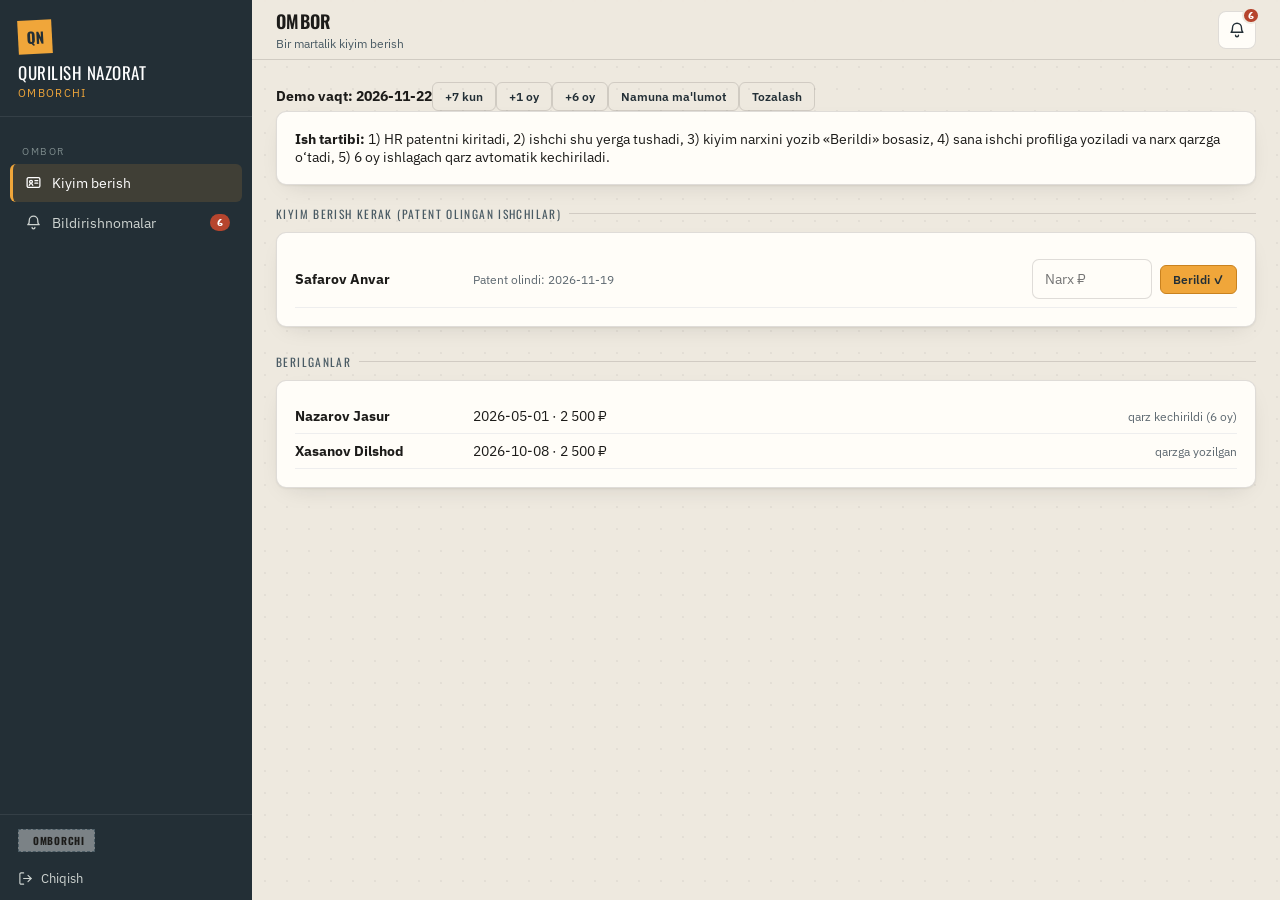
<file: omborchi.html>
<!DOCTYPE html><html lang="uz"><head><meta charset="UTF-8"><meta name="viewport" content="width=device-width,initial-scale=1"><title>Omborchi — Qurilish Nazorat</title>
<link href="https://fonts.googleapis.com/css2?family=Oswald:wght@500;600;700&family=IBM+Plex+Sans:wght@400;500;600&family=IBM+Plex+Mono:wght@400;500&display=swap" rel="stylesheet">
<link rel="stylesheet" href="assets/style.css">
<style>.row{display:flex;gap:8px;flex-wrap:wrap;align-items:center;border-bottom:1px solid #eee;padding:8px 0}.row input{width:120px}.sm2{font-size:12px;color:#5d6870}</style></head>
<body><div class="shell"><div id="sidebarSlot"></div><div class="main"><div id="topbarSlot"></div><div class="content"><div class="card mb-20"><div class="card-body"><b>Ish tartibi:</b> 1) HR patentni kiritadi, 2) ishchi shu yerga tushadi, 3) kiyim narxini yozib «Berildi» bosasiz, 4) sana ishchi profiliga yoziladi va narx qarzga o‘tadi, 5) 6 oy ishlagach qarz avtomatik kechiriladi.</div></div>
<div class="section-lbl">Kiyim berish kerak (patent olingan ishchilar)</div><div class="card mb-26"><div class="card-body" id="q"></div></div>
<div class="section-lbl">Berilganlar</div><div class="card mb-26"><div class="card-body" id="d"></div></div>
</div></div></div>
<script src="assets/data.js"></script><script src="assets/app.js"></script><script src="assets/qn.js"></script>
<script>
const $=i=>document.getElementById(i);
function give(id){const w=S.ws.find(x=>x.id==id),p=+$('p'+id).value;if(!p)return toast('Kiyim narxini kiriting','warn');
 w.kiyim={sana:S.today,narx:p};debt(w,'kiyim','Kiyim (bir martalik)',p,true);audit(w,'Ish kiyimi berildi',`Berilgan sana: ${S.today}; kiyim narxi: ${fmt(p)}; summa qarzga yozildi.`);save();render();toast(w.ism+' '+w.fam+': kiyim berildi, profilga yozildi ✓')}
function render(){tick();bell();const a=S.ws.filter(w=>w.kiyim=='kutmoqda'&&w.st!='tarix'),b=S.ws.filter(w=>w.kiyim&&w.kiyim.sana);
 $('q').innerHTML=a.map(w=>`<div class="row"><b style="min-width:170px">${w.fam} ${w.ism}</b><span class="sm2" style="flex:1">Patent olindi: ${w.steps.patent.sana}</span><input type="number" id="p${w.id}" placeholder="Narx ${RUB}"><button class="btn amber sm" onclick="give('${w.id}')">Berildi ✓</button></div>`).join('')||'<div class="empty">Hozircha kutayotgan ishchi yo\'q. HR patentni kiritganda shu yerga avtomatik tushadi.</div>';
 $('d').innerHTML=b.map(w=>`<div class="row"><b style="min-width:170px">${w.fam} ${w.ism}</b><span style="flex:1">${w.kiyim.sana} · ${fmt(w.kiyim.narx)}</span><span class="sm2">${w.qarz.find(x=>x.id=='kiyim'&&x.yopildi)?'qarz kechirildi (6 oy)':'qarzga yozilgan'}</span></div>`).join('')||'<div class="empty">Hali berilmagan</div>'}
render();demo();mountShell('omborchi','kiyim','Ombor','Bir martalik kiyim berish');
</script></body></html>
</file>
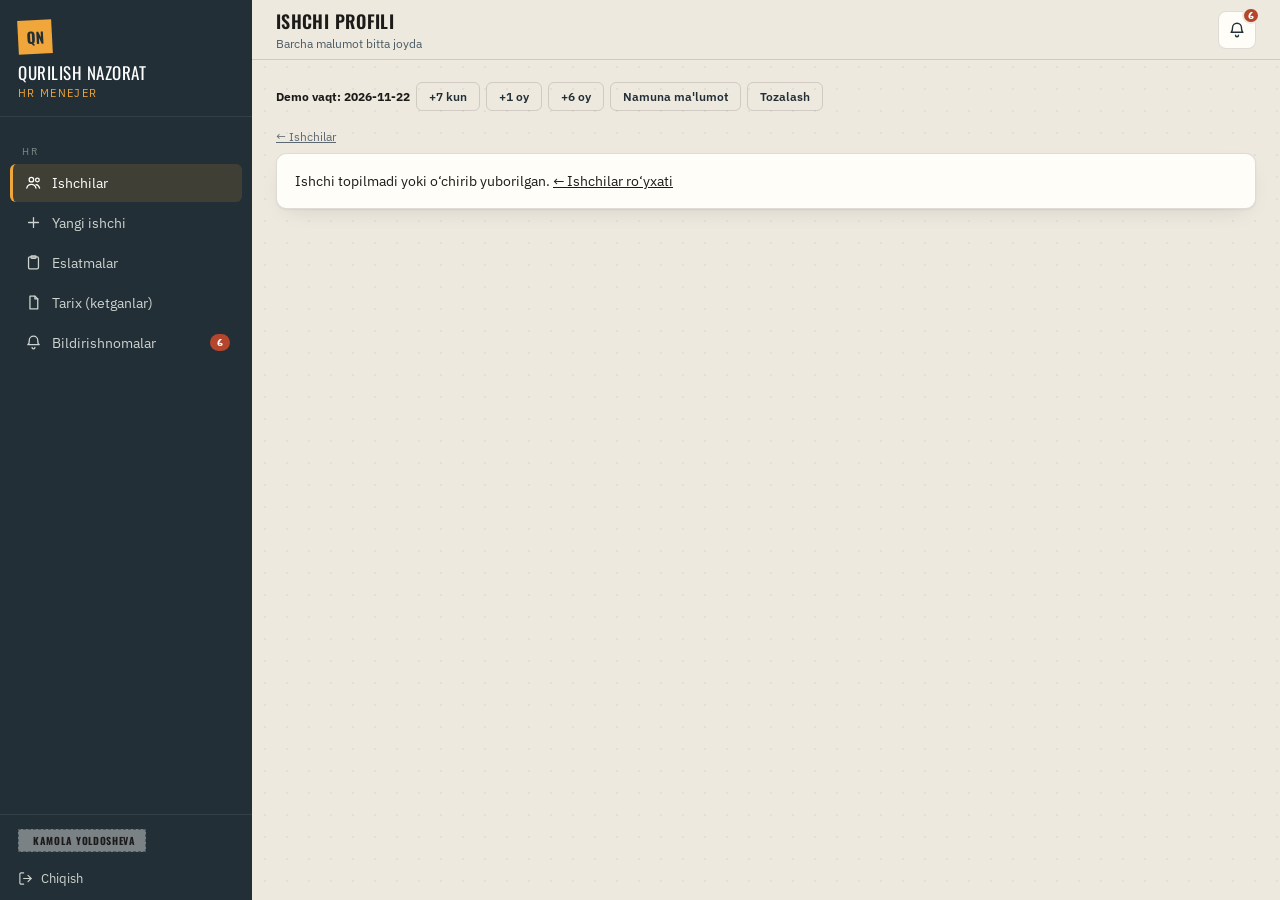
<file: profil.html>
<!DOCTYPE html><html lang="uz"><head><meta charset="UTF-8"><meta name="viewport" content="width=device-width,initial-scale=1"><title>Ishchi profili — Qurilish Nazorat</title><link href="https://fonts.googleapis.com/css2?family=Oswald:wght@500;600;700&family=IBM+Plex+Sans:wght@400;500;600&family=IBM+Plex+Mono:wght@400;500&display=swap" rel="stylesheet"><link rel="stylesheet" href="assets/style.css"><link rel="stylesheet" href="assets/qn.css"></head><body><div class="shell"><div id="sidebarSlot"></div><div class="main"><div id="topbarSlot"></div><div class="content"><a href="hr.html" class="mu">← Ishchilar</a><div id="detail" style="margin-top:8px"></div></div></div></div><script src="assets/data.js"></script><script src="assets/app.js"></script><script src="assets/qn.js"></script><script src="assets/hr.js"></script><script src="assets/profil.js"></script><script>render();demo();mountShell('hr','royxat','Ishchi profili','Barcha malumot bitta joyda');</script></body></html>
</file>
<file: assets/style.css>
/* ============================================================
   QURILISH NAZORAT — shared design system v2
   Mobile-first, full responsive, telefonda ham qulay
   ============================================================ */

/* --- Google Fonts loaded in each HTML --- */

:root{
  --ink:        #1c1b19;
  --paper:      #eee9df;
  --paper-2:    #e3ddcf;
  --card:       #fffdf8;
  --steel:      #232f36;
  --steel-2:    #34434c;
  --steel-3:    #4a5b64;
  --amber:      #f0a63a;
  --amber-dark: #c9821f;
  --rust:       #b6452e;
  --rust-bg:    #f8e6df;
  --moss:       #4c7a56;
  --moss-bg:    #e6efe4;
  --line:       rgba(28,27,25,.14);
  --line-soft:  rgba(28,27,25,.08);
  --shadow:     0 1px 2px rgba(28,27,25,.06), 0 8px 24px -12px rgba(28,27,25,.18);
  --radius:     10px;
  --sidebar-w:  252px;
  --topbar-h:   60px;
}

*{ box-sizing:border-box; }
html{ -webkit-font-smoothing:antialiased; }
body{
  margin:0;
  background:var(--paper);
  color:var(--ink);
  font-family:'IBM Plex Sans',system-ui,sans-serif;
  font-size:14px;
  background-image: radial-gradient(circle at 1px 1px, rgba(28,27,25,.05) 1px, transparent 0);
  background-size:22px 22px;
  overflow-x:hidden;
}
h1,h2,h3,.display{
  font-family:'Oswald',sans-serif;
  text-transform:uppercase;
  letter-spacing:.02em;
  font-weight:600;
  margin:0;
}
.mono{ font-family:'IBM Plex Mono',monospace; }
a{ color:inherit; }
button{ font-family:inherit; }
img{ max-width:100%; }
::selection{ background:var(--amber); color:var(--steel); }

@media (prefers-reduced-motion:reduce){
  *{ animation-duration:.001ms !important; transition-duration:.001ms !important; }
}

/* =====================================================
   LAYOUT SHELL
   ===================================================== */
.shell{ display:flex; min-height:100vh; }

/* ---- SIDEBAR ---- */
.sidebar{
  width:var(--sidebar-w);
  flex:none;
  background:var(--steel);
  color:#e9e4d8;
  display:flex;
  flex-direction:column;
  position:sticky;
  top:0;
  height:100vh;
  overflow-y:auto;
  z-index:60;
  transition:transform .25s cubic-bezier(.4,0,.2,1);
}
.sidebar .brand{
  padding:20px 18px 16px;
  border-bottom:1px solid rgba(255,255,255,.08);
  flex-shrink:0;
}
.sidebar .brand .mark{
  display:inline-flex;
  align-items:center;
  justify-content:center;
  width:34px; height:34px;
  background:var(--amber);
  color:var(--steel);
  font-family:'Oswald',sans-serif;
  font-weight:700;
  font-size:15px;
  transform:rotate(-3deg);
  margin-bottom:10px;
}
.sidebar .brand .name{
  font-family:'Oswald',sans-serif;
  font-size:17px;
  letter-spacing:.03em;
  text-transform:uppercase;
  color:#fff;
  line-height:1.1;
}
.sidebar .brand .role{
  font-size:11px;
  color:var(--amber);
  text-transform:uppercase;
  letter-spacing:.12em;
  margin-top:3px;
}
.nav{ flex:1; padding:12px 10px; overflow-y:auto; }
.nav a{
  display:flex;
  align-items:center;
  gap:10px;
  padding:10px 12px;
  border-radius:6px;
  font-size:13.5px;
  color:#cdd3d0;
  text-decoration:none;
  margin-bottom:2px;
  border-left:3px solid transparent;
  transition:background .12s, color .12s;
}
.nav a svg{ width:17px; height:17px; flex-shrink:0; }
.nav a:hover{ background:rgba(255,255,255,.07); color:#fff; }
.nav a.active{
  background:rgba(240,166,58,.14);
  color:#fff;
  border-left-color:var(--amber);
}
.nav .nav-count{
  margin-left:auto;
  min-width:20px;
  padding:2px 6px;
  border-radius:99px;
  background:var(--rust);
  color:#fff;
  text-align:center;
  font-size:10px;
  font-weight:700;
}
.nav .sec-label{
  font-size:10px;
  text-transform:uppercase;
  letter-spacing:.15em;
  color:#7d8b8c;
  padding:16px 12px 6px;
}
.sidebar .foot{
  padding:14px 18px;
  border-top:1px solid rgba(255,255,255,.08);
  font-size:11.5px;
  color:#8f9a97;
  flex-shrink:0;
}
.sidebar .foot a{
  display:flex;
  align-items:center;
  gap:8px;
  color:#cdd3d0;
  text-decoration:none;
  font-size:12.5px;
  margin-top:8px;
}
.sidebar .foot a svg{ width:15px; height:15px; }

/* --- overlay behind sidebar on mobile --- */
.sidebar-overlay{
  display:none;
  position:fixed;
  inset:0;
  background:rgba(0,0,0,.45);
  z-index:55;
  backdrop-filter:blur(2px);
}

/* ---- MAIN ---- */
.main{ flex:1; min-width:0; display:flex; flex-direction:column; }

/* ---- TOPBAR ---- */
.topbar{
  position:sticky;
  top:0;
  z-index:30;
  display:flex;
  align-items:center;
  justify-content:space-between;
  gap:12px;
  padding:0 24px;
  height:var(--topbar-h);
  background:rgba(238,233,223,.92);
  border-bottom:1px solid var(--line);
  backdrop-filter:blur(6px);
  -webkit-backdrop-filter:blur(6px);
}
.topbar-left{ display:flex; align-items:center; gap:12px; min-width:0; }
.topbar-left h1{ font-size:18px; white-space:nowrap; overflow:hidden; text-overflow:ellipsis; }
.topbar .sub{
  font-size:11.5px;
  color:var(--steel-3);
  margin-top:2px;
  text-transform:none;
  letter-spacing:0;
  font-family:'IBM Plex Sans';
  white-space:nowrap;
  overflow:hidden;
  text-overflow:ellipsis;
}
.topbar-right{ display:flex; align-items:center; gap:10px; flex-shrink:0; }

/* ---- CONTENT ---- */
.content{ padding:22px 24px 64px; flex:1; }

/* =====================================================
   MENU BUTTON (hamburger)
   ===================================================== */
.menu-btn{
  display:none;
  align-items:center;
  justify-content:center;
  width:38px; height:38px;
  background:var(--card);
  border:1px solid var(--line);
  border-radius:8px;
  cursor:pointer;
  flex-shrink:0;
  color:var(--steel);
}
.menu-btn svg{ width:18px; height:18px; }

/* =====================================================
   NOTIFICATION BELL
   ===================================================== */
.bell-wrap{ position:relative; }
.bell{
  width:38px; height:38px;
  border-radius:8px;
  background:var(--card);
  border:1px solid var(--line);
  display:flex;
  align-items:center;
  justify-content:center;
  cursor:pointer;
  position:relative;
}
.bell svg{ width:18px; height:18px; stroke:var(--steel); }
.bell .dot{
  position:absolute;
  top:-5px; right:-5px;
  min-width:17px; height:17px;
  padding:0 4px;
  background:var(--rust);
  color:#fff;
  border-radius:99px;
  font-size:10px;
  font-weight:700;
  display:flex;
  align-items:center;
  justify-content:center;
  border:2px solid var(--paper);
}
.bell-panel{
  position:fixed;
  right:12px; top:68px;
  width:min(360px, calc(100vw - 24px));
  background:var(--card);
  border:1px solid var(--line);
  border-radius:var(--radius);
  box-shadow:var(--shadow);
  display:none;
  overflow:hidden;
  z-index:50;
  max-height:80vh;
  overflow-y:auto;
}
.bell-panel.open{ display:block; }
.bell-panel .bp-head{
  padding:12px 16px;
  border-bottom:1px solid var(--line-soft);
  font-family:'Oswald';
  text-transform:uppercase;
  font-size:12px;
  letter-spacing:.09em;
  color:var(--steel-3);
  position:sticky; top:0;
  background:var(--card);
}
.bell-item{
  padding:12px 16px;
  border-bottom:1px solid var(--line-soft);
  font-size:13px;
  display:flex;
  gap:10px;
}
.bell-item:last-child{ border-bottom:none; }
.bell-item .ico{
  width:8px; height:8px;
  border-radius:99px;
  margin-top:5px;
  flex:none;
}
.bell-item .ico.warn{ background:var(--rust); }
.bell-item .ico.info{ background:var(--amber); }
.bell-item .ico.ok{   background:var(--moss);  }
.bell-item .txt b{ display:block; font-weight:600; }
.bell-item .txt span{ color:var(--steel-3); font-size:11.5px; }
.bp-all{
  display:block;
  padding:12px 16px;
  border-top:1px solid var(--line-soft);
  color:var(--steel);
  font-size:12px;
  font-weight:600;
  text-align:center;
  text-decoration:none;
}
.bp-all:hover{background:var(--paper)}

/* =====================================================
   ID-TAG  (signature element — dashed stencil badge)
   ===================================================== */
.id-tag{
  display:inline-flex;
  align-items:center;
  gap:5px;
  border:1.5px dashed var(--steel-3);
  padding:3px 9px;
  font-family:'Oswald';
  font-size:10.5px;
  letter-spacing:.07em;
  text-transform:uppercase;
  color:var(--steel-3);
  background:rgba(255,255,255,.4);
  white-space:nowrap;
}
.id-tag b{ color:var(--ink); }
.id-tag.amber{ border-color:var(--amber-dark); color:var(--amber-dark); }
.id-tag.rust{  border-color:var(--rust);       color:var(--rust); }
.id-tag.moss{  border-color:var(--moss);        color:var(--moss); }

/* =====================================================
   CARDS
   ===================================================== */
.card{
  background:var(--card);
  border:1px solid var(--line);
  border-radius:var(--radius);
  box-shadow:var(--shadow);
}
.card .card-head{
  padding:14px 18px;
  border-bottom:1px solid var(--line-soft);
  display:flex;
  align-items:center;
  justify-content:space-between;
  gap:10px;
  flex-wrap:wrap;
}
.card .card-head h3{ font-size:14px; }
.card-body{ padding:18px; }

/* =====================================================
   GRID
   ===================================================== */
.grid{ display:grid; gap:14px; }
.g-2{ grid-template-columns:repeat(2,1fr); }
.g-3{ grid-template-columns:repeat(3,1fr); }
.g-4{ grid-template-columns:repeat(4,1fr); }

/* =====================================================
   STAT BLOCKS
   ===================================================== */
.stat{
  background:var(--card);
  border:1px solid var(--line);
  border-radius:var(--radius);
  padding:16px 18px;
  box-shadow:var(--shadow);
  position:relative;
  overflow:hidden;
}
.stat .bar{
  position:absolute;
  left:0; top:0; bottom:0;
  width:5px;
  background:var(--amber);
}
.stat.rust .bar{ background:var(--rust); }
.stat.moss .bar{ background:var(--moss); }
.stat .num{
  font-family:'Oswald';
  font-size:28px;
  line-height:1;
  word-break:break-word;
}
.stat .lbl{
  font-size:11px;
  text-transform:uppercase;
  letter-spacing:.1em;
  color:var(--steel-3);
  margin-top:6px;
}

/* =====================================================
   COUNTDOWN CHIP
   ===================================================== */
.chip{
  display:inline-flex;
  align-items:center;
  gap:6px;
  padding:4px 10px;
  border-radius:99px;
  font-size:11.5px;
  font-weight:600;
  background:var(--moss-bg);
  color:var(--moss);
  white-space:nowrap;
}
.chip.warn{   background:#fbeed8; color:var(--amber-dark); }
.chip.danger{ background:var(--rust-bg); color:var(--rust); }
.chip .dot{
  width:6px; height:6px;
  border-radius:99px;
  background:currentColor;
  flex-shrink:0;
}

/* =====================================================
   TABLE
   ===================================================== */
.tbl-wrap{
  overflow-x:auto;
  border-radius:var(--radius);
  border:1px solid var(--line);
  -webkit-overflow-scrolling:touch;
}
.tbl-wrap table{ border:none; }
table{
  width:100%;
  border-collapse:collapse;
  font-size:13px;
  white-space:nowrap;
}
thead th{
  text-align:left;
  font-size:10px;
  text-transform:uppercase;
  letter-spacing:.09em;
  color:var(--steel-3);
  padding:9px 14px;
  border-bottom:1.5px solid var(--line);
  background:var(--paper-2);
  position:sticky; top:0;
}
tbody td{
  padding:11px 14px;
  border-bottom:1px solid var(--line-soft);
  vertical-align:middle;
}
tbody tr:last-child td{ border-bottom:none; }
tbody tr:hover{ background:rgba(240,166,58,.05); }

/* =====================================================
   BUTTONS
   ===================================================== */
.btn{
  display:inline-flex;
  align-items:center;
  gap:7px;
  justify-content:center;
  padding:9px 16px;
  border-radius:7px;
  font-size:13px;
  font-weight:600;
  border:1px solid var(--steel);
  background:var(--steel);
  color:#fff;
  cursor:pointer;
  transition:transform .12s ease, opacity .12s;
  -webkit-tap-highlight-color:transparent;
  white-space:nowrap;
}
.btn svg{ width:15px; height:15px; flex-shrink:0; }
.btn:active{ transform:scale(.97); }
.btn.amber{ background:var(--amber); border-color:var(--amber-dark); color:var(--steel); }
.btn.ghost{ background:transparent; color:var(--steel); border-color:var(--line); }
.btn.rust{  background:var(--rust);  border-color:var(--rust); }
.btn.moss{  background:var(--moss);  border-color:var(--moss); }
.btn.sm{    padding:6px 12px; font-size:12px; border-radius:6px; }
.btn.icon{  padding:8px; border-radius:7px; }
.btn:disabled{ opacity:.4; cursor:not-allowed; transform:none; }
.btn:focus-visible{ outline:2px solid var(--amber-dark); outline-offset:2px; }

/* present/absent toggle */
.toggle-pa{
  display:inline-flex;
  border:1px solid var(--line);
  border-radius:7px;
  overflow:hidden;
}
.toggle-pa button{
  border:none;
  background:var(--card);
  padding:7px 14px;
  font-size:12px;
  font-weight:600;
  cursor:pointer;
  color:var(--steel-3);
  -webkit-tap-highlight-color:transparent;
}
.toggle-pa button.on-yes.active{ background:var(--moss-bg); color:var(--moss); }
.toggle-pa button.on-no.active{  background:var(--rust-bg); color:var(--rust); }

/* =====================================================
   FORM CONTROLS
   ===================================================== */
label{
  font-size:11px;
  text-transform:uppercase;
  letter-spacing:.07em;
  color:var(--steel-3);
  display:block;
  margin-bottom:5px;
}
input, select, textarea{
  width:100%;
  padding:10px 12px;
  border-radius:7px;
  border:1px solid var(--line);
  background:var(--card);
  font-family:inherit;
  font-size:14px;
  color:var(--ink);
  appearance:none;
  -webkit-appearance:none;
}
input:focus, select:focus, textarea:focus{
  outline:2px solid var(--amber-dark);
  outline-offset:0;
}
select{ background-image:url("data:image/svg+xml,%3Csvg xmlns='http://www.w3.org/2000/svg' width='12' height='12' viewBox='0 0 24 24' fill='none' stroke='%234a5b64' stroke-width='2'%3E%3Cpath d='M6 9l6 6 6-6'/%3E%3C/svg%3E"); background-repeat:no-repeat; background-position:right 10px center; padding-right:32px; }
.field{ margin-bottom:14px; }
.hrs-input{ width:76px; text-align:center; padding:7px 4px; font-family:'IBM Plex Mono'; }

/* =====================================================
   AVATAR
   ===================================================== */
.avatar{
  width:40px; height:40px;
  border-radius:8px;
  background:var(--steel-2);
  color:#fff;
  display:flex;
  align-items:center;
  justify-content:center;
  font-family:'Oswald';
  font-size:14px;
  flex:none;
  background-size:cover;
  background-position:center;
}
.avatar.lg{ width:70px; height:70px; font-size:22px; border-radius:12px; }
.avatar.sm{ width:30px; height:30px; font-size:11px; border-radius:6px; }

/* =====================================================
   BRIGADE TILE
   ===================================================== */
.brig-tile{
  background:var(--card);
  border:1px solid var(--line);
  border-radius:var(--radius);
  padding:16px;
  box-shadow:var(--shadow);
  cursor:pointer;
  position:relative;
  transition:transform .12s ease, box-shadow .12s;
  -webkit-tap-highlight-color:transparent;
}
.brig-tile:hover{ transform:translateY(-2px); box-shadow:0 4px 6px rgba(28,27,25,.08),0 12px 24px -8px rgba(28,27,25,.18); }
.brig-tile:active{ transform:scale(.98); }
.brig-tile .tag-corner{
  position:absolute;
  top:10px; right:10px;
  font-family:'Oswald';
  font-size:10.5px;
  color:var(--steel-3);
  border:1.5px dashed var(--line);
  padding:2px 7px;
}

/* =====================================================
   ROLE CARDS (login page)
   ===================================================== */
.role-card{
  background:var(--card);
  border:1px solid var(--line);
  border-radius:12px;
  padding:22px;
  box-shadow:var(--shadow);
  text-decoration:none;
  color:var(--ink);
  display:flex;
  flex-direction:column;
  gap:10px;
  position:relative;
  overflow:hidden;
  transition:transform .15s ease, box-shadow .15s;
  -webkit-tap-highlight-color:transparent;
}
.role-card:hover{
  transform:translateY(-3px);
  box-shadow:0 4px 8px rgba(28,27,25,.09),0 18px 30px -12px rgba(28,27,25,.22);
}
.role-card:active{ transform:scale(.98); }
.role-card .role-num{
  position:absolute; right:14px; top:10px;
  font-family:'Oswald'; font-size:42px; color:var(--line);
  user-select:none;
}
.role-card .ic{
  width:42px; height:42px;
  border-radius:9px;
  background:var(--steel);
  color:var(--amber);
  display:flex;
  align-items:center;
  justify-content:center;
}
.role-card .ic svg{ width:20px; height:20px; }
.role-card h3{ font-size:15px; }
.role-card p{ margin:0; font-size:12.5px; color:var(--steel-3); line-height:1.5; }

/* =====================================================
   SECTION LABEL
   ===================================================== */
.section-lbl{
  font-family:'Oswald';
  font-size:11.5px;
  text-transform:uppercase;
  letter-spacing:.12em;
  color:var(--steel-3);
  margin-bottom:10px;
  display:flex;
  align-items:center;
  gap:8px;
}
.section-lbl::after{ content:""; flex:1; height:1px; background:var(--line); }

/* =====================================================
   PROGRESS BAR
   ===================================================== */
.progress{
  height:6px;
  border-radius:99px;
  background:var(--paper-2);
  overflow:hidden;
}
.progress > span{
  display:block; height:100%;
  background:var(--amber);
  border-radius:99px;
}
.progress.rust > span{ background:var(--rust); }
.progress.moss > span{ background:var(--moss); }

/* =====================================================
   TABS
   ===================================================== */
.tabs{
  display:flex;
  gap:0;
  border-bottom:1px solid var(--line);
  margin-bottom:16px;
  overflow-x:auto;
  -webkit-overflow-scrolling:touch;
  scrollbar-width:none;
}
.tabs::-webkit-scrollbar{ display:none; }
.tabs button{
  background:none;
  border:none;
  padding:11px 4px;
  margin-right:20px;
  font-size:13px;
  font-weight:600;
  color:var(--steel-3);
  cursor:pointer;
  border-bottom:2px solid transparent;
  position:relative;
  top:1px;
  white-space:nowrap;
  flex-shrink:0;
  -webkit-tap-highlight-color:transparent;
}
.tabs button.active{ color:var(--ink); border-color:var(--amber); }

/* =====================================================
   EMPTY STATE
   ===================================================== */
.empty{
  text-align:center;
  padding:32px 20px;
  color:var(--steel-3);
  font-size:13px;
  border:1.5px dashed var(--line);
  border-radius:var(--radius);
}

/* =====================================================
   MISC HELPERS
   ===================================================== */
.hairline{ height:1px; background:var(--line); border:none; margin:16px 0; }
.txt-rust{ color:var(--rust); }
.txt-moss{ color:var(--moss); }
.txt-amber{ color:var(--amber-dark); }
.txt-muted{ color:var(--steel-3); }
.fw6{ font-weight:600; }
.text-right{ text-align:right; }
.flex{ display:flex; }
.flex-center{ display:flex; align-items:center; }
.gap-8{ gap:8px; }
.gap-12{ gap:12px; }
.wrap{ flex-wrap:wrap; }
.mb-14{ margin-bottom:14px; }
.mb-20{ margin-bottom:20px; }
.mb-26{ margin-bottom:26px; }
.mt-8{ margin-top:8px; }

/* =====================================================
   RESPONSIVE — TABLET  (≤ 1040px)
   ===================================================== */
@media (max-width:1040px){
  .g-4{ grid-template-columns:repeat(2,1fr); }
  .g-3{ grid-template-columns:repeat(2,1fr); }
}

/* =====================================================
   RESPONSIVE — MOBILE  (≤ 768px)
   ===================================================== */
@media (max-width:768px){
  :root{ --sidebar-w:270px; }

  /* sidebar becomes off-canvas drawer */
  .sidebar{
    position:fixed;
    left:0; top:0; bottom:0;
    transform:translateX(-100%);
    box-shadow:none;
    will-change:transform;
  }
  .sidebar.open{
    transform:translateX(0);
    box-shadow:6px 0 24px rgba(0,0,0,.25);
  }
  .sidebar-overlay.open{ display:block; }

  .menu-btn{ display:flex; }

  .topbar{ padding:0 14px; }
  .topbar-left h1{ font-size:16px; }
  .topbar .sub{ display:none; }

  .content{ padding:14px 14px 72px; }

  /* grids collapse to 1 col */
  .g-4,.g-3,.g-2{ grid-template-columns:1fr; }

  /* stat row — 2 col on mobile */
  .stat-row{ grid-template-columns:repeat(2,1fr); }
  .stat .num{ font-size:22px; }

  /* tables scroll, don't squish */
  .tbl-wrap{ border-radius:8px; }
  table{ font-size:12px; }
  thead th{ font-size:9px; padding:8px 10px; }
  tbody td{ padding:9px 10px; }

  /* cards */
  .card .card-head{ flex-direction:column; align-items:flex-start; }
  .card-body{ padding:14px; }

  /* role cards — 2 col on small phones, 1 col very small */
  .roles{ grid-template-columns:repeat(2,1fr); gap:10px; }

  /* bell panel full width-ish */
  .bell-panel{ right:6px; left:6px; width:auto; }

  /* hide heavy columns on mobile */
  .hide-mobile{ display:none !important; }

  /* make toggle-pa full row on attendance table */
  .toggle-pa button{ padding:8px 10px; }

  /* brigade tiles 2 col */
  .brig-grid-mobile{ grid-template-columns:repeat(2,1fr); }

  /* chips wrap */
  .chip-row{ flex-direction:column; align-items:flex-start; }
}

/* =====================================================
   RESPONSIVE — VERY SMALL PHONE  (≤ 400px)
   ===================================================== */
@media (max-width:400px){
  .roles{ grid-template-columns:1fr; }
  .stat-row{ grid-template-columns:1fr; }
  .brig-grid-mobile{ grid-template-columns:1fr; }
  .toggle-pa button{ font-size:11px; padding:7px 8px; }
  .tabs button{ font-size:12px; margin-right:14px; }
}
</file>
<file: assets/qn.css>
.demo{display:flex;gap:6px;flex-wrap:wrap;align-items:center;margin-bottom:16px;font-size:12px}
.row{display:flex;gap:8px;flex-wrap:wrap;align-items:flex-end;margin-top:6px}.row .field{flex:1;min-width:130px}
.field label{display:block;font-size:11px;margin-bottom:3px}.field input,.field select{width:100%}
.mu,.sm2{font-size:12px;color:#5d6870;margin-top:4px}td,th{text-align:left;padding:6px 8px}
.cover{height:70px;background:linear-gradient(120deg,#26323a,#3a4852 60%,#f2a516)}
.ph{display:flex;gap:14px;align-items:center;margin-top:-34px}.ph h2{margin:0;font:600 20px Oswald}
.av{width:72px;height:72px;border:4px solid #fff;border-radius:50%;color:#fff;font:600 24px Oswald;display:flex;align-items:center;justify-content:center;flex-shrink:0}
.kp{display:grid;grid-template-columns:repeat(auto-fit,minmax(120px,1fr));border-top:1px solid #e5e0d3}.kp div{padding:12px;text-align:center}.kp b{display:block;font-size:15px}.kp span{font-size:11px;color:#5d6870}
.card h3{margin:0 0 10px;font:600 14px Oswald;text-transform:uppercase}
.tl{display:flex;gap:12px;padding-bottom:14px;position:relative}.tl i{width:14px;height:14px;border-radius:50%;border:2px solid #bbb;background:#fff;flex-shrink:0;margin-top:3px}.tl.on i{background:#4c7a56;border-color:#4c7a56}
.tl:not(:last-child):before{content:"";position:absolute;left:6px;top:20px;bottom:0;border-left:2px solid #e5e0d3}
details summary{cursor:pointer;color:#b87a0a;font-size:12px;margin-top:4px}.line{display:flex;gap:10px;flex-wrap:wrap;align-items:center;border-bottom:1px solid #eee;padding:8px 0}.line b{min-width:150px}.line span{flex:1;min-width:170px}
.profile-facts{display:grid;grid-template-columns:repeat(auto-fit,minmax(170px,1fr));gap:10px}
.profile-facts>div{padding:10px 12px;border:1px solid var(--line-soft);border-radius:8px;background:var(--paper)}
.profile-facts span{display:block;color:var(--steel-3);font-size:10px;text-transform:uppercase;letter-spacing:.06em}
.profile-facts b{display:block;margin-top:4px;font-size:13px;overflow-wrap:anywhere}
.progress-label{margin-bottom:14px;color:var(--steel-3);font-size:12px}
.activity-list{display:grid;gap:12px;margin-top:12px}
.activity-entry{display:flex;gap:11px;padding:12px;border:1px solid var(--line-soft);border-radius:8px;background:var(--card)}
.activity-dot{width:9px;height:9px;flex:none;margin-top:5px;border-radius:50%;background:var(--amber-dark)}
.activity-body{flex:1;min-width:0}
.activity-heading{display:flex;justify-content:space-between;gap:10px;flex-wrap:wrap}
.activity-heading b{font-size:13px}
.activity-heading .mono{color:var(--steel-3);font-size:10px}
.activity-body p{margin:5px 0;color:var(--steel-3);font-size:12px;line-height:1.55}
.activity-actor{font-size:11px;color:var(--steel-3)}
@media(max-width:600px){.activity-heading{display:grid;gap:4px}.profile-facts{grid-template-columns:1fr 1fr}}
</file>
